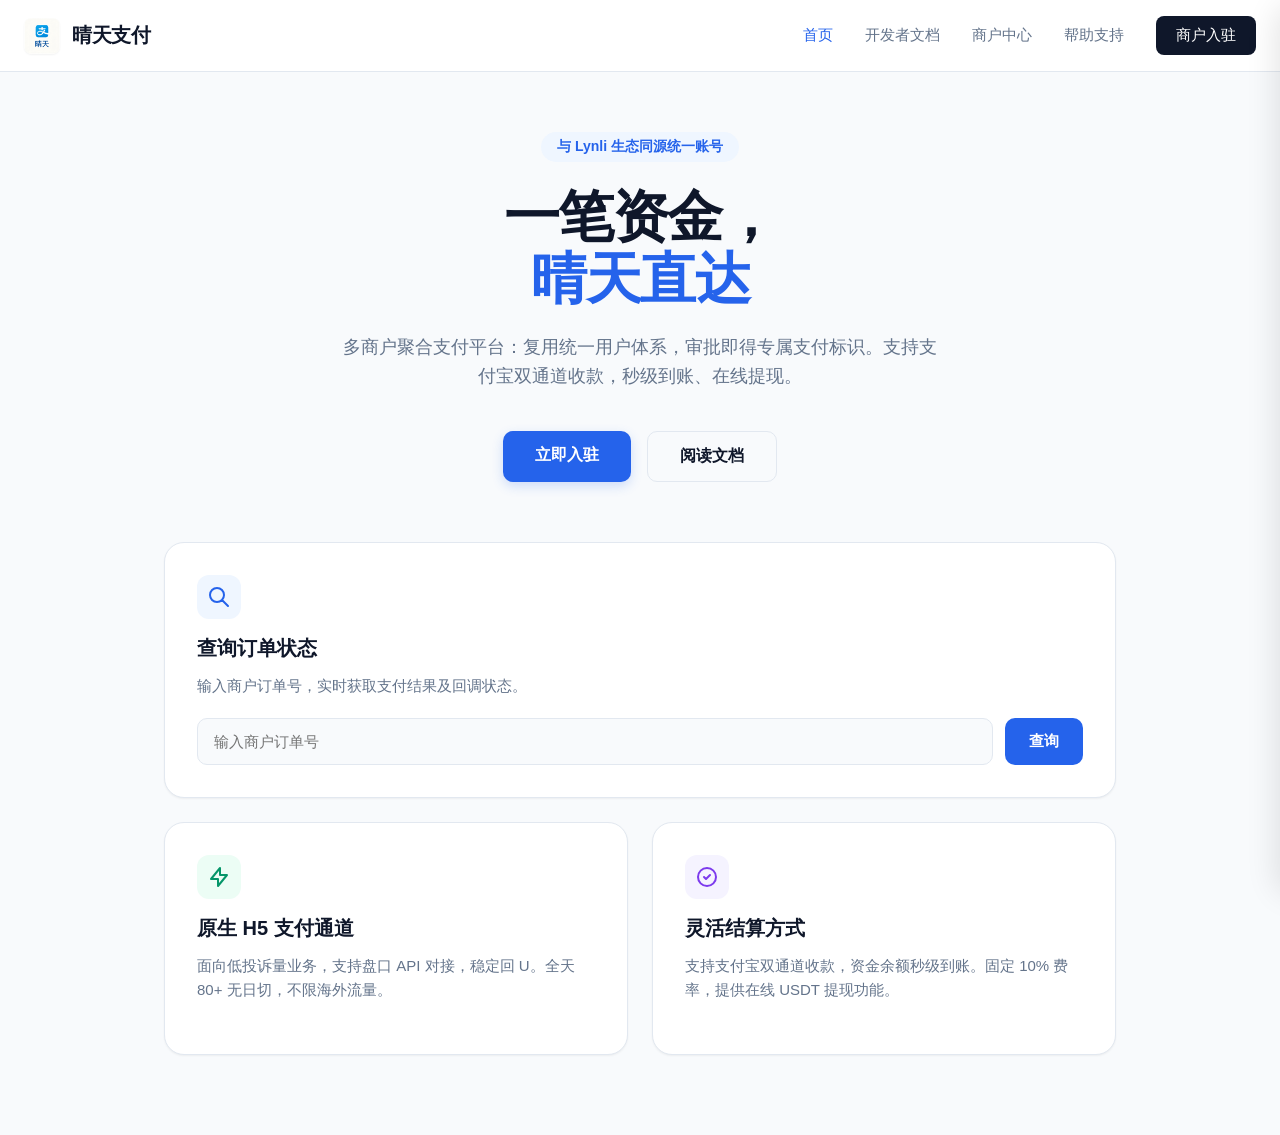
<file: index.html>
<!DOCTYPE html>
<html lang="zh-CN">
<head>
  <meta charset="UTF-8">
  <meta name="viewport" content="width=device-width, initial-scale=1.0, maximum-scale=1.0, user-scalable=no">
  <title>晴天支付 - 多商户聚合支付平台</title>
  <link rel="icon" href="assets/favicon.png">
  <style>
    /* ================= 基础重置与色彩系统 ================= */
    :root {
      --primary: #2563eb;
      --primary-hover: #1d4ed8;
      --primary-light: #eff6ff;
      --bg: #f8fafc;
      --surface: #ffffff;
      --text-main: #0f172a;
      --text-muted: #64748b;
      --border: #e2e8f0;
      --shadow-sm: 0 1px 2px 0 rgb(0 0 0 / 0.05);
      --shadow-md: 0 4px 6px -1px rgb(0 0 0 / 0.05), 0 2px 4px -2px rgb(0 0 0 / 0.05);
      --shadow-lg: 0 10px 15px -3px rgb(0 0 0 / 0.05), 0 4px 6px -4px rgb(0 0 0 / 0.05);
    }
    * { box-sizing: border-box; margin: 0; padding: 0; -webkit-tap-highlight-color: transparent; }
    body { font-family: -apple-system, BlinkMacSystemFont, "Inter", "PingFang SC", sans-serif; background: var(--bg); color: var(--text-main); }
    a { text-decoration: none; color: inherit; }

    /* ================= 顶部导航 ================= */
    .header { 
      display: flex; justify-content: space-between; align-items: center; 
      padding: 16px 24px; background: var(--surface); 
      border-bottom: 1px solid var(--border); position: sticky; top: 0; z-index: 100; 
    }
    .logo { display: flex; align-items: center; gap: 12px; }
    .logo img { width: 36px; height: 36px; border-radius: 8px; box-shadow: var(--shadow-sm); }
    .logo h1 { font-size: 20px; margin: 0; font-weight: 700; letter-spacing: -0.5px; }
    
    .desktop-nav { display: flex; gap: 32px; align-items: center; }
    .desktop-nav a { color: var(--text-muted); font-size: 15px; font-weight: 500; transition: color 0.2s; }
    .desktop-nav a:hover, .desktop-nav a.active { color: var(--primary); }
    .desktop-nav .btn { background: var(--text-main); color: #fff; padding: 10px 20px; border-radius: 8px; transition: background 0.2s; }
    .desktop-nav .btn:hover { background: #000; }

    .hamburger { display: none; font-size: 24px; cursor: pointer; padding: 8px; color: var(--text-main); }

    /* ================= 移动端丝滑抽屉（lyn- 命名空间，零污染） ================= */
    .lyn-mask {
      display: none; position: fixed; inset: 0;
      background: rgba(15, 23, 42, 0.4); backdrop-filter: blur(8px); -webkit-backdrop-filter: blur(8px);
      z-index: 9998; opacity: 0; transition: opacity 0.4s cubic-bezier(0.32, 0.72, 0, 1);
    }
    .lyn-mask.show { display: block; opacity: 1; }
    .lyn-drawer {
      position: fixed; top: 0; bottom: 0; right: 0;
      width: 85%; max-width: 320px; background: var(--surface); z-index: 9999;
      display: flex; flex-direction: column; border-radius: 24px 0 0 24px;
      box-shadow: -10px 0 30px -5px rgba(0, 0, 0, 0.1);
      transform: translateX(100%); will-change: transform;
      transition: transform 0.45s cubic-bezier(0.32, 0.72, 0, 1);
    }
    .lyn-drawer.open { transform: translateX(0); }
    .lyn-drawer-header { display: flex; align-items: center; justify-content: space-between; padding: 24px 20px 16px; }
    .lyn-drawer-x { width: 36px; height: 36px; border-radius: 50%; background: var(--bg); display: flex; align-items: center; justify-content: center; font-size: 18px; color: var(--text-muted); cursor: pointer; border: none; font-family: inherit; }
    .lyn-drawer-logo-area { display: flex; align-items: center; gap: 12px; }
    .lyn-drawer-logo-area img { width: 40px; height: 40px; border-radius: 10px; }
    .lyn-drawer-body { flex: 1; overflow-y: auto; -webkit-overflow-scrolling: touch; padding: 0 16px 24px; }
    .lyn-group { font-size: 12px; color: #94a3b8; margin: 20px 8px 8px; font-weight: 600; letter-spacing: 1px; }
    .lyn-item { display: flex; align-items: center; gap: 8px; padding: 8px; margin-bottom: 8px; font-size: 15px; color: #334155; font-weight: 500; border-radius: 14px; transition: background 0.2s; }
    .lyn-item:active { background: var(--bg); }
    .lyn-ic { width: 36px; height: 36px; border-radius: 10px; display: flex; align-items: center; justify-content: center; flex-shrink: 0; }
    .lyn-ic svg { width: 20px; height: 20px; }
    .lyn-ic-blue { background: #eff6ff; color: #2563eb; }
    .lyn-ic-green { background: #ecfdf5; color: #059669; }
    .lyn-ic-purple { background: #f5f3ff; color: #7c3aed; }
    .lyn-ic-amber { background: #fffbeb; color: #d97706; }
    .lyn-ic-orange { background: #fff7ed; color: #ea580c; }
    body.lyn-locked { overflow: hidden; }

    /* ================= 首页 Hero 区域 ================= */
    .hero { max-width: 1200px; margin: 60px auto; padding: 0 24px; display: flex; flex-direction: column; align-items: center; text-align: center; }
    .hero-badge { background: var(--primary-light); color: var(--primary); padding: 6px 16px; border-radius: 20px; font-size: 14px; font-weight: 600; margin-bottom: 24px; }
    .hero h1 { font-size: 56px; line-height: 1.1; font-weight: 800; margin-bottom: 24px; letter-spacing: -1.5px; }
    .hero h1 span { color: var(--primary); }
    .hero p { font-size: 18px; color: var(--text-muted); max-width: 600px; margin-bottom: 40px; line-height: 1.6; }
    
    .hero-actions { display: flex; gap: 16px; }
    .btn-primary { background: var(--primary); color: #fff; padding: 14px 32px; border-radius: 10px; font-size: 16px; font-weight: 600; box-shadow: 0 4px 12px rgba(37,99,235,0.2); transition: all 0.2s; }
    .btn-primary:hover { background: var(--primary-hover); transform: translateY(-2px); }
    .btn-outline { background: transparent; color: var(--text-main); padding: 14px 32px; border-radius: 10px; font-size: 16px; font-weight: 600; border: 1px solid var(--border); transition: all 0.2s; }
    .btn-outline:hover { background: var(--bg); }

    /* ================= 业务卡片网格 ================= */
    .features { max-width: 1000px; margin: 0 auto 80px; padding: 0 24px; display: grid; grid-template-columns: repeat(2, 1fr); gap: 24px; }
    .card { background: var(--surface); border-radius: 20px; padding: 32px; border: 1px solid var(--border); box-shadow: var(--shadow-sm); transition: box-shadow 0.3s; }
    .card:hover { box-shadow: var(--shadow-md); }
    .card h3 { font-size: 20px; margin-bottom: 12px; display: flex; align-items: center; gap: 10px; }
    .card p { color: var(--text-muted); font-size: 15px; line-height: 1.6; margin-bottom: 20px; }
    
    /* 订单查询框 */
    .search-box { display: flex; gap: 12px; margin-top: 20px; }
    .search-box input { flex: 1; padding: 14px 16px; border: 1px solid var(--border); border-radius: 10px; font-size: 15px; outline: none; background: var(--bg); transition: border 0.2s; }
    .search-box input:focus { border-color: var(--primary); background: #fff; }
    .search-box button { background: var(--primary); color: #fff; border: none; padding: 0 24px; border-radius: 10px; font-size: 15px; font-weight: 600; cursor: pointer; }

    /* 图标背景 */
    .icon-wrapper { width: 44px; height: 44px; border-radius: 12px; display: flex; align-items: center; justify-content: center; margin-bottom: 16px; }
    .icon-blue { background: #eff6ff; color: #2563eb; }
    .icon-green { background: #ecfdf5; color: #059669; }
    .icon-purple { background: #f5f3ff; color: #7c3aed; }

    /* ================= 响应式 ================= */
    @media (max-width: 768px) {
      .desktop-nav { display: none; }
      .hamburger { display: block; }
      .hero { margin: 40px auto; }
      .hero h1 { font-size: 40px; }
      .hero p { font-size: 16px; }
      .features { grid-template-columns: 1fr; }
      .hero-actions { flex-direction: column; width: 100%; max-width: 300px; }
      .btn-primary, .btn-outline { width: 100%; }
    }
  </style>
</head>
<body>

  <!-- 顶部导航 -->
  <div class="header">
    <div class="logo">
      <img src="assets/logo.png" alt="晴天支付">
      <h1>晴天支付</h1>
    </div>
    <div class="desktop-nav">
      <a href="index.html" class="active">首页</a>
      <a href="docs.html">开发者文档</a>
      <a href="merchant.html">商户中心</a>
      <a href="support.html">帮助支持</a>
      <a href="login.html" class="btn">商户入驻</a>
    </div>
    <div class="hamburger" onclick="lynDrawerOpen()">☰</div>
  </div>

  <!-- 抽屉遮罩与主体（lyn- 命名空间） -->
  <div class="lyn-mask" id="lynMask" onclick="lynDrawerClose()"></div>
  <div class="lyn-drawer" id="lynDrawer">
    <div class="lyn-drawer-header">
      <div class="lyn-drawer-logo-area">
        <img src="assets/logo.png" alt="晴天支付">
        <div style="text-align: left;">
          <h2 style="font-size: 18px; margin: 0;">晴天支付</h2>
          <p style="font-size: 12px; color: #888; margin-top: 2px;">聚合支付平台</p>
        </div>
      </div>
      <button class="lyn-drawer-x" onclick="lynDrawerClose()" aria-label="关闭">✕</button>
    </div>
    <div class="lyn-drawer-body">
      <div class="lyn-group">商户工作台</div>
      <a href="merchant.html" class="lyn-item">
        <span class="lyn-ic lyn-ic-blue"><svg fill="none" stroke="currentColor" viewBox="0 0 24 24"><path stroke-linecap="round" stroke-linejoin="round" stroke-width="2" d="M4 6a2 2 0 012-2h2a2 2 0 012 2v2a2 2 0 01-2 2H6a2 2 0 01-2-2V6zM14 6a2 2 0 012-2h2a2 2 0 012 2v2a2 2 0 01-2 2h-2a2 2 0 01-2-2V6zM4 16a2 2 0 012-2h2a2 2 0 012 2v2a2 2 0 01-2 2H6a2 2 0 01-2-2v-2zM14 16a2 2 0 012-2h2a2 2 0 012 2v2a2 2 0 01-2 2h-2a2 2 0 01-2-2v-2z"/></svg></span>
        商户中心</a>
      <a href="javascript:void(0)" class="lyn-item" onclick="lynDrawerClose();lynTestPay()">
        <span class="lyn-ic lyn-ic-amber"><svg fill="none" stroke="currentColor" viewBox="0 0 24 24"><path stroke-linecap="round" stroke-linejoin="round" stroke-width="2" d="M13 2L4 14h6l-1 8 9-12h-6z"/></svg></span>
        发起测试支付</a>
      <div class="lyn-group">交易与资金</div>
      <a href="orders.html" class="lyn-item">
        <span class="lyn-ic lyn-ic-purple"><svg fill="none" stroke="currentColor" viewBox="0 0 24 24"><path stroke-linecap="round" stroke-linejoin="round" stroke-width="2" d="M9 12h6m-6 4h6m2 5H7a2 2 0 01-2-2V5a2 2 0 012-2h5.586a1 1 0 01.707.293l5.414 5.414a1 1 0 01.293.707V19a2 2 0 01-2 2z"/></svg></span>
        交易流水</a>
      <a href="withdraw.html" class="lyn-item">
        <span class="lyn-ic lyn-ic-green"><svg fill="none" stroke="currentColor" viewBox="0 0 24 24"><path stroke-linecap="round" stroke-linejoin="round" stroke-width="2" d="M3 10h18M7 15h1m4 0h1m-7 4h12a3 3 0 003-3V8a3 3 0 00-3-3H6a3 3 0 00-3 3v8a3 3 0 003 3z"/></svg></span>
        提现申请</a>
      <div class="lyn-group">更多</div>
      <a href="index.html" class="lyn-item">
        <span class="lyn-ic lyn-ic-orange"><svg fill="none" stroke="currentColor" viewBox="0 0 24 24"><path stroke-linecap="round" stroke-linejoin="round" stroke-width="2" d="M3 11l9-8 9 8M5 10v10h14V10"/></svg></span>
        首页</a>
      <a href="docs.html" class="lyn-item">
        <span class="lyn-ic lyn-ic-orange"><svg fill="none" stroke="currentColor" viewBox="0 0 24 24"><path stroke-linecap="round" stroke-linejoin="round" stroke-width="2" d="M4 4h13l3 3v13H4zM8 9h8M8 13h8M8 17h5"/></svg></span>
        开发者文档</a>
      <a href="support.html" class="lyn-item">
        <span class="lyn-ic lyn-ic-orange"><svg fill="none" stroke="currentColor" viewBox="0 0 24 24"><path stroke-linecap="round" stroke-linejoin="round" stroke-width="2" d="M8 10h.01M12 10h.01M16 10h.01M21 12a8 8 0 01-11.6 7.1L4 21l1.9-5.4A8 8 0 1121 12z"/></svg></span>
        帮助支持</a>
      <a href="login.html" class="lyn-item" style="color: var(--primary); font-weight: 600;">
        <span class="lyn-ic lyn-ic-blue"><svg fill="none" stroke="currentColor" viewBox="0 0 24 24"><path stroke-linecap="round" stroke-linejoin="round" stroke-width="2" d="M9 8l-4 4 4 4m6-8l4 4-4 4"/></svg></span>
        商户入驻 →</a>
    </div>
  </div>

  <!-- 核心内容 -->
  <main>
    <div class="hero">
      <div class="hero-badge">与 Lynli 生态同源统一账号</div>
      <h1>一笔资金，<br><span>晴天直达</span></h1>
      <p>多商户聚合支付平台：复用统一用户体系，审批即得专属支付标识。支持支付宝双通道收款，秒级到账、在线提现。</p>
      <div class="hero-actions">
        <a href="login.html" class="btn-primary">立即入驻</a>
        <a href="docs.html" class="btn-outline">阅读文档</a>
      </div>
    </div>

    <!-- 功能区块 -->
    <div class="features">
      
      <!-- 查询卡片 -->
      <div class="card" style="grid-column: span 2;">
        <div class="icon-wrapper icon-blue">
          <svg width="24" height="24" fill="none" stroke="currentColor" viewBox="0 0 24 24"><path stroke-linecap="round" stroke-linejoin="round" stroke-width="2" d="M21 21l-6-6m2-5a7 7 0 11-14 0 7 7 0 0114 0z"></path></svg>
        </div>
        <h3>查询订单状态</h3>
        <p>输入商户订单号，实时获取支付结果及回调状态。</p>
        <div class="search-box">
          <input type="text" id="queryOrder" placeholder="输入商户订单号">
          <button onclick="queryOrderNow()">查询</button>
        </div>
      </div>

      <!-- 通道说明 -->
      <div class="card">
        <div class="icon-wrapper icon-green">
          <svg width="24" height="24" fill="none" stroke="currentColor" viewBox="0 0 24 24"><path stroke-linecap="round" stroke-linejoin="round" stroke-width="2" d="M13 10V3L4 14h7v7l9-11h-7z"></path></svg>
        </div>
        <h3>原生 H5 支付通道</h3>
        <p>面向低投诉量业务，支持盘口 API 对接，稳定回 U。全天 80+ 无日切，不限海外流量。</p>
      </div>

      <!-- 结算规则 -->
      <div class="card">
        <div class="icon-wrapper icon-purple">
          <svg width="24" height="24" fill="none" stroke="currentColor" viewBox="0 0 24 24"><path stroke-linecap="round" stroke-linejoin="round" stroke-width="2" d="M9 12l2 2 4-4m6 2a9 9 0 11-18 0 9 9 0 0118 0z"></path></svg>
        </div>
        <h3>灵活结算方式</h3>
        <p>支持支付宝双通道收款，资金余额秒级到账。固定 10% 费率，提供在线 USDT 提现功能。</p>
      </div>

    </div>
  </main>

  <script src="assets/api.js"></script>
  <script>
    // 抽屉动画（lyn- 命名空间）
    function lynDrawerOpen() {
      const mask = document.getElementById('lynMask');
      mask.style.display = 'block';
      void mask.offsetWidth;
      mask.classList.add('show');
      document.getElementById('lynDrawer').classList.add('open');
      document.body.classList.add('lyn-locked');
    }
    function lynDrawerClose() {
      const drawer = document.getElementById('lynDrawer');
      const mask = document.getElementById('lynMask');
      mask.classList.remove('show');
      drawer.classList.remove('open');
      document.body.classList.remove('lyn-locked');
      setTimeout(() => { if (!drawer.classList.contains('open')) mask.style.display = 'none'; }, 400);
    }
    // 真实订单查询：跳收银台（后端 /payplat/cashier/status）
    function queryOrderNow() {
      const v = (document.getElementById('queryOrder').value || '').trim();
      if (!v) { toast('请输入商户订单号', true); return; }
      location.href = 'cashier.html?trade_no=' + encodeURIComponent(v);
    }
    // 兼容汉堡按钮旧调用
    function toggleDrawer(show) { show ? lynDrawerOpen() : lynDrawerClose(); }
  </script>
</body>
</html>
</file>
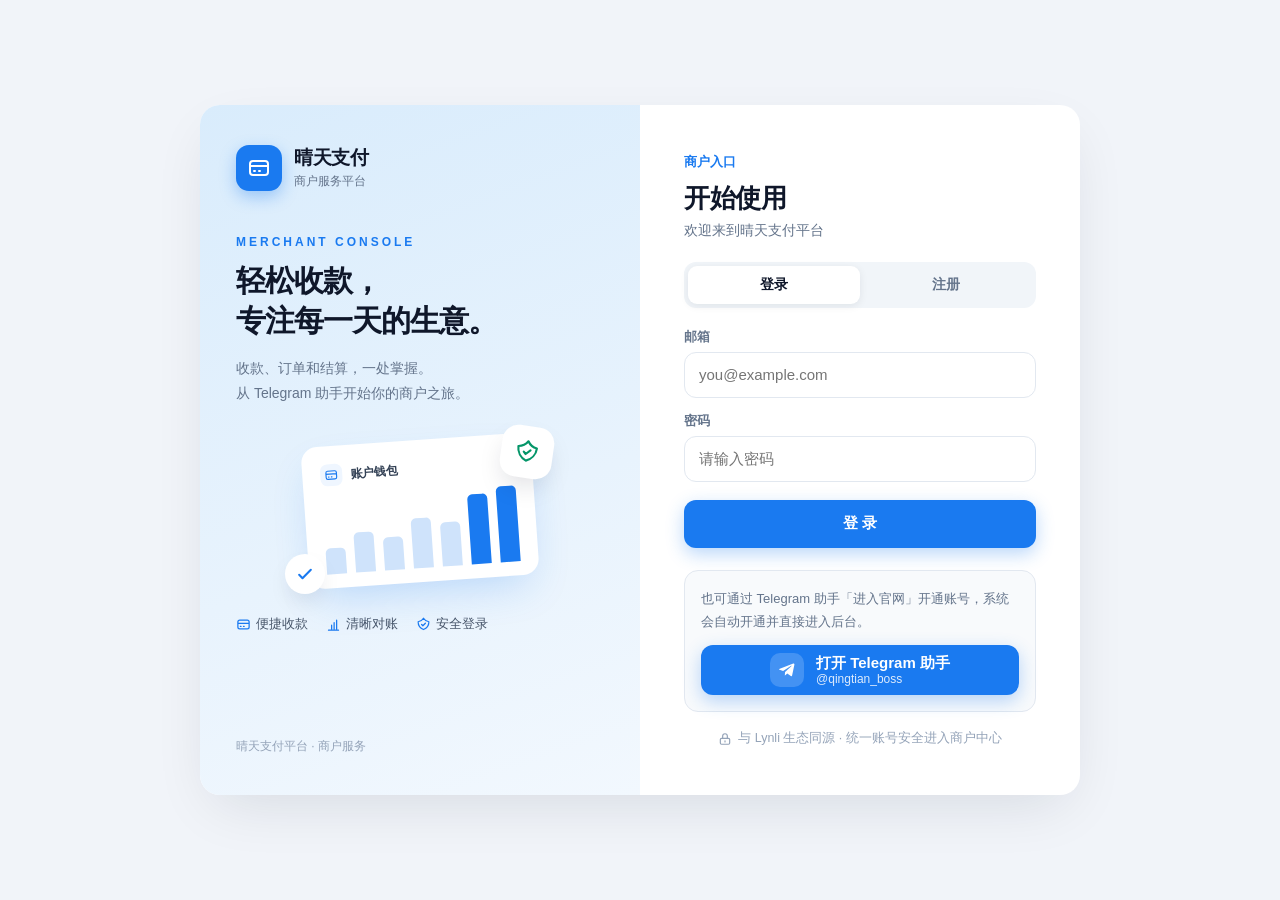
<file: api.html>
<!DOCTYPE html>
<html lang="zh-CN">
<head>
  <meta charset="UTF-8">
  <meta name="viewport" content="width=device-width, initial-scale=1.0, maximum-scale=1.0, user-scalable=no">
  <title>API 信息 - 晴天支付</title>
  <link rel="icon" href="assets/favicon.png">
  <link rel="stylesheet" href="assets/console.css">
  <style>
    .page-head h1 { font-size: 24px; font-weight: 700; margin-bottom: 4px; }
    .page-head p { color: var(--text-muted); font-size: 14px; margin-bottom: 20px; }
    .secret-val.blur { filter: blur(5px); user-select: none; }
    .tip-box { background: #eff6ff; border-radius: 12px; padding: 14px 16px; font-size: 13px; color: #1e40af; line-height: 1.7; margin-bottom: 16px; }
    .tip-box a { color: var(--primary); font-weight: 600; }
  </style>
</head>
<body>

  <aside class="lyn-sidebar">
    <div class="lyn-side-head">
      <img src="assets/logo.png" alt="晴天支付">
      <div><h2>晴天支付</h2><p>商户服务平台</p></div>
    </div>
    <div class="lyn-side-body">
      <div class="lyn-group">商户工作台</div>
      <a href="merchant.html" class="lyn-item"><span class="lyn-ic lyn-ic-blue"><svg fill="none" stroke="currentColor" viewBox="0 0 24 24"><path stroke-linecap="round" stroke-linejoin="round" stroke-width="2" d="M4 6a2 2 0 012-2h2a2 2 0 012 2v2a2 2 0 01-2 2H6a2 2 0 01-2-2V6zM14 6a2 2 0 012-2h2a2 2 0 012 2v2a2 2 0 01-2 2h-2a2 2 0 01-2-2V6zM4 16a2 2 0 012-2h2a2 2 0 012 2v2a2 2 0 01-2 2H6a2 2 0 01-2-2v-2zM14 16a2 2 0 012-2h2a2 2 0 012 2v2a2 2 0 01-2 2h-2a2 2 0 01-2-2v-2z"/></svg></span>数据看板</a>
      <a href="javascript:void(0)" class="lyn-item" onclick="lynTestPay()"><span class="lyn-ic lyn-ic-amber"><svg fill="none" stroke="currentColor" viewBox="0 0 24 24"><path stroke-linecap="round" stroke-linejoin="round" stroke-width="2" d="M13 2L4 14h6l-1 8 9-12h-6z"/></svg></span>发起测试支付</a>
      <a href="api.html" class="lyn-item active"><span class="lyn-ic lyn-ic-blue"><svg fill="none" stroke="currentColor" viewBox="0 0 24 24"><path stroke-linecap="round" stroke-linejoin="round" stroke-width="2" d="M15 7a2 2 0 012 2m3-2a5 5 0 01-7.5 4.3L8 16v3H5v-3H2v-3h3l4.7-4.5A5 5 0 1120 7z"/></svg></span>API 信息</a>
      <div class="lyn-group">交易与资金</div>
      <a href="orders.html" class="lyn-item"><span class="lyn-ic lyn-ic-purple"><svg fill="none" stroke="currentColor" viewBox="0 0 24 24"><path stroke-linecap="round" stroke-linejoin="round" stroke-width="2" d="M9 12h6m-6 4h6m2 5H7a2 2 0 01-2-2V5a2 2 0 012-2h5.586a1 1 0 01.707.293l5.414 5.414a1 1 0 01.293.707V19a2 2 0 01-2 2z"/></svg></span>交易流水</a>
      <a href="withdraw.html" class="lyn-item"><span class="lyn-ic lyn-ic-green"><svg fill="none" stroke="currentColor" viewBox="0 0 24 24"><path stroke-linecap="round" stroke-linejoin="round" stroke-width="2" d="M3 10h18M7 15h1m4 0h1m-7 4h12a3 3 0 003-3V8a3 3 0 00-3-3H6a3 3 0 00-3 3v8a3 3 0 003 3z"/></svg></span>提现申请</a>
      <div class="lyn-group">其他</div>
      <a href="index.html" class="lyn-item"><span class="lyn-ic lyn-ic-orange"><svg fill="none" stroke="currentColor" viewBox="0 0 24 24"><path stroke-linecap="round" stroke-linejoin="round" stroke-width="2" d="M3 11l9-8 9 8M5 10v10h14V10"/></svg></span>返回首页</a>
      <a href="docs.html" class="lyn-item"><span class="lyn-ic lyn-ic-orange"><svg fill="none" stroke="currentColor" viewBox="0 0 24 24"><path stroke-linecap="round" stroke-linejoin="round" stroke-width="2" d="M4 4h13l3 3v13H4zM8 9h8M8 13h8M8 17h5"/></svg></span>开发文档</a>
    </div>
    <div class="lyn-side-foot" id="lynSideFoot"><span>未登录</span></div>
  </aside>

  <div class="mobile-topbar">
    <div class="left">
      <button class="menu-btn" onclick="lynDrawerOpen()" aria-label="打开菜单">☰</button>
      <span>API 信息</span>
    </div>
    <div class="topbar-actions">
      <button class="btn-mini" onclick="lynTestPay()">测试支付</button>
      <button class="btn-exit" onclick="logout()">退出</button>
    </div>
  </div>

  <div class="lyn-mask" id="lynMask" onclick="lynDrawerClose()"></div>

  <div class="lyn-drawer" id="lynDrawer">
    <div class="lyn-drawer-head">
      <div class="lyn-drawer-logo-area">
        <img src="assets/logo.png" alt="晴天支付">
        <div class="lyn-drawer-title"><h2>晴天支付</h2><p>商户服务平台</p></div>
      </div>
      <button class="lyn-drawer-x" onclick="lynDrawerClose()" aria-label="关闭">✕</button>
    </div>
    <div class="lyn-drawer-body">
      <div class="lyn-group">商户工作台</div>
      <a href="merchant.html" class="lyn-item"><span class="lyn-ic lyn-ic-blue"><svg fill="none" stroke="currentColor" viewBox="0 0 24 24"><path stroke-linecap="round" stroke-linejoin="round" stroke-width="2" d="M4 6a2 2 0 012-2h2a2 2 0 012 2v2a2 2 0 01-2 2H6a2 2 0 01-2-2V6zM14 6a2 2 0 012-2h2a2 2 0 012 2v2a2 2 0 01-2 2h-2a2 2 0 01-2-2V6zM4 16a2 2 0 012-2h2a2 2 0 012 2v2a2 2 0 01-2 2H6a2 2 0 01-2-2v-2zM14 16a2 2 0 012-2h2a2 2 0 012 2v2a2 2 0 01-2 2h-2a2 2 0 01-2-2v-2z"/></svg></span>数据看板</a>
      <a href="javascript:void(0)" class="lyn-item" onclick="lynTestPay()"><span class="lyn-ic lyn-ic-amber"><svg fill="none" stroke="currentColor" viewBox="0 0 24 24"><path stroke-linecap="round" stroke-linejoin="round" stroke-width="2" d="M13 2L4 14h6l-1 8 9-12h-6z"/></svg></span>发起测试支付</a>
      <a href="api.html" class="lyn-item active"><span class="lyn-ic lyn-ic-blue"><svg fill="none" stroke="currentColor" viewBox="0 0 24 24"><path stroke-linecap="round" stroke-linejoin="round" stroke-width="2" d="M15 7a2 2 0 012 2m3-2a5 5 0 01-7.5 4.3L8 16v3H5v-3H2v-3h3l4.7-4.5A5 5 0 1120 7z"/></svg></span>API 信息</a>
      <div class="lyn-group">交易与资金</div>
      <a href="orders.html" class="lyn-item"><span class="lyn-ic lyn-ic-purple"><svg fill="none" stroke="currentColor" viewBox="0 0 24 24"><path stroke-linecap="round" stroke-linejoin="round" stroke-width="2" d="M9 12h6m-6 4h6m2 5H7a2 2 0 01-2-2V5a2 2 0 012-2h5.586a1 1 0 01.707.293l5.414 5.414a1 1 0 01.293.707V19a2 2 0 01-2 2z"/></svg></span>交易流水</a>
      <a href="withdraw.html" class="lyn-item"><span class="lyn-ic lyn-ic-green"><svg fill="none" stroke="currentColor" viewBox="0 0 24 24"><path stroke-linecap="round" stroke-linejoin="round" stroke-width="2" d="M3 10h18M7 15h1m4 0h1m-7 4h12a3 3 0 003-3V8a3 3 0 00-3-3H6a3 3 0 00-3 3v8a3 3 0 003 3z"/></svg></span>提现申请</a>
      <div class="lyn-group">其他</div>
      <a href="index.html" class="lyn-item"><span class="lyn-ic lyn-ic-orange"><svg fill="none" stroke="currentColor" viewBox="0 0 24 24"><path stroke-linecap="round" stroke-linejoin="round" stroke-width="2" d="M3 11l9-8 9 8M5 10v10h14V10"/></svg></span>返回首页</a>
      <a href="docs.html" class="lyn-item"><span class="lyn-ic lyn-ic-orange"><svg fill="none" stroke="currentColor" viewBox="0 0 24 24"><path stroke-linecap="round" stroke-linejoin="round" stroke-width="2" d="M4 4h13l3 3v13H4zM8 9h8M8 13h8M8 17h5"/></svg></span>开发文档</a>
    </div>
    <div class="lyn-drawer-foot" id="lynFoot"><span>未登录</span></div>
  </div>

  <div class="console-main">
    <div class="page-head">
      <h1>API 信息</h1>
      <p>接入所需的商户凭证，请妥善保管，切勿泄露给他人</p>
    </div>

    <div class="card">
      <div class="card-title">商户凭证</div>
      <div class="key-row">
        <div style="flex:1">
          <div class="k-label">商户 ID (app_id)</div>
          <div class="k-val" id="k-appid">--</div>
        </div>
        <button class="copy-btn" onclick="copyField('k-appid')">复制</button>
      </div>
      <div class="key-row">
        <div style="flex:1">
          <div class="k-label">MD5 密钥 (app_secret)</div>
          <div class="k-val secret-val" id="k-secret">--</div>
        </div>
        <button class="copy-btn" onclick="toggleSecret()" id="btn-eye">显示</button>
        <button class="copy-btn" onclick="copyField('k-secret')">复制</button>
      </div>
      <div class="key-row">
        <div style="flex:1">
          <div class="k-label">网关地址</div>
          <div class="k-val">https://api.lynli.me/api/v1/payplat/gateway/submit</div>
        </div>
        <button class="copy-btn" onclick="copyText('https://api.lynli.me/api/v1/payplat/gateway/submit')">复制</button>
      </div>
      <div class="key-row">
        <div style="flex:1">
          <div class="k-label">查询地址</div>
          <div class="k-val">https://api.lynli.me/api/v1/payplat/gateway/query</div>
        </div>
        <button class="copy-btn" onclick="copyText('https://api.lynli.me/api/v1/payplat/gateway/query')">复制</button>
      </div>
    </div>

    <div class="card">
      <div class="card-title">站点与回调</div>
      <div id="site-rows"><div class="empty-tip">加载中…</div></div>
    </div>

    <div class="tip-box">
      当前平台使用 <b>MD5 签名</b>：将请求参数按 ASCII 升序拼接为 <b>k=v&amp;</b> 形式（剔除空值与 sign），末尾拼接 app_secret 后取 MD5 即为 sign。完整规则与示例见 <a href="docs.html">开发文档</a>。RSA 公私钥签名通道即将上线，上线后可在本页查看密钥对。
    </div>
  </div>

  <div id="toast"></div>
  <script src="assets/api.js"></script>
  <script>
(function(){
    if (!requireLogin()) return;

    function lynDrawerOpen() {
      document.getElementById('lynDrawer').classList.add('open');
      document.getElementById('lynMask').classList.add('show');
      document.body.classList.add('lyn-locked');
    }
    function lynDrawerClose() {
      document.getElementById('lynDrawer').classList.remove('open');
      document.getElementById('lynMask').classList.remove('show');
      document.body.classList.remove('lyn-locked');
    }

    function copyField(id) {
      const v = document.getElementById(id).textContent;
      if (!v || v === "--") return toast("内容尚未加载", true);
      copyText(v);
    }
    let secretShown = false;
    function toggleSecret() {
      secretShown = !secretShown;
      document.getElementById('k-secret').classList.toggle("blur", !secretShown);
      document.getElementById('btn-eye').textContent = secretShown ? "隐藏" : "显示";
    }

    (async function load() {
      try {
        const info = await apiGet("/payplat/merchant/info");
        const m = info && info.data;
        if (!m) { location.href = "login.html"; return; }
        document.getElementById('k-appid').textContent = m.app_id || "--";
        const sec = document.getElementById('k-secret');
        sec.textContent = m.app_secret || "--";
        sec.classList.add("blur");
        const rows = [
          ["站点名称", m.site_name || "-"],
          ["站点地址", m.site_url || "-"],
          ["异步通知地址 (notify_url)", m.notify_url || "-"],
          ["结算费率", "10%"],
          ["入驻状态", m.status_text || "-"]
        ];
        document.getElementById('site-rows').innerHTML = rows.map(function(r) {
          return "<div class='key-row'><div style='flex:1'><div class='k-label'>" + esc(r[0]) +
            "</div><div class='k-val'>" + esc(r[1]) + "</div></div></div>";
        }).join("");
        const footHtml = "<span>" + esc(m.site_name || ("商户 " + m.id)) + "</span><a href='javascript:void(0)' onclick='logout()'>退出登录</a>";
        document.getElementById('lynFoot').innerHTML = footHtml;
        document.getElementById('lynSideFoot').innerHTML = footHtml;
      } catch (e) { toast(e.message || e, true); }
    })();
window.lynDrawerOpen = lynDrawerOpen; window.lynDrawerClose = lynDrawerClose;
})();
</script>
</body>
</html>
</file>
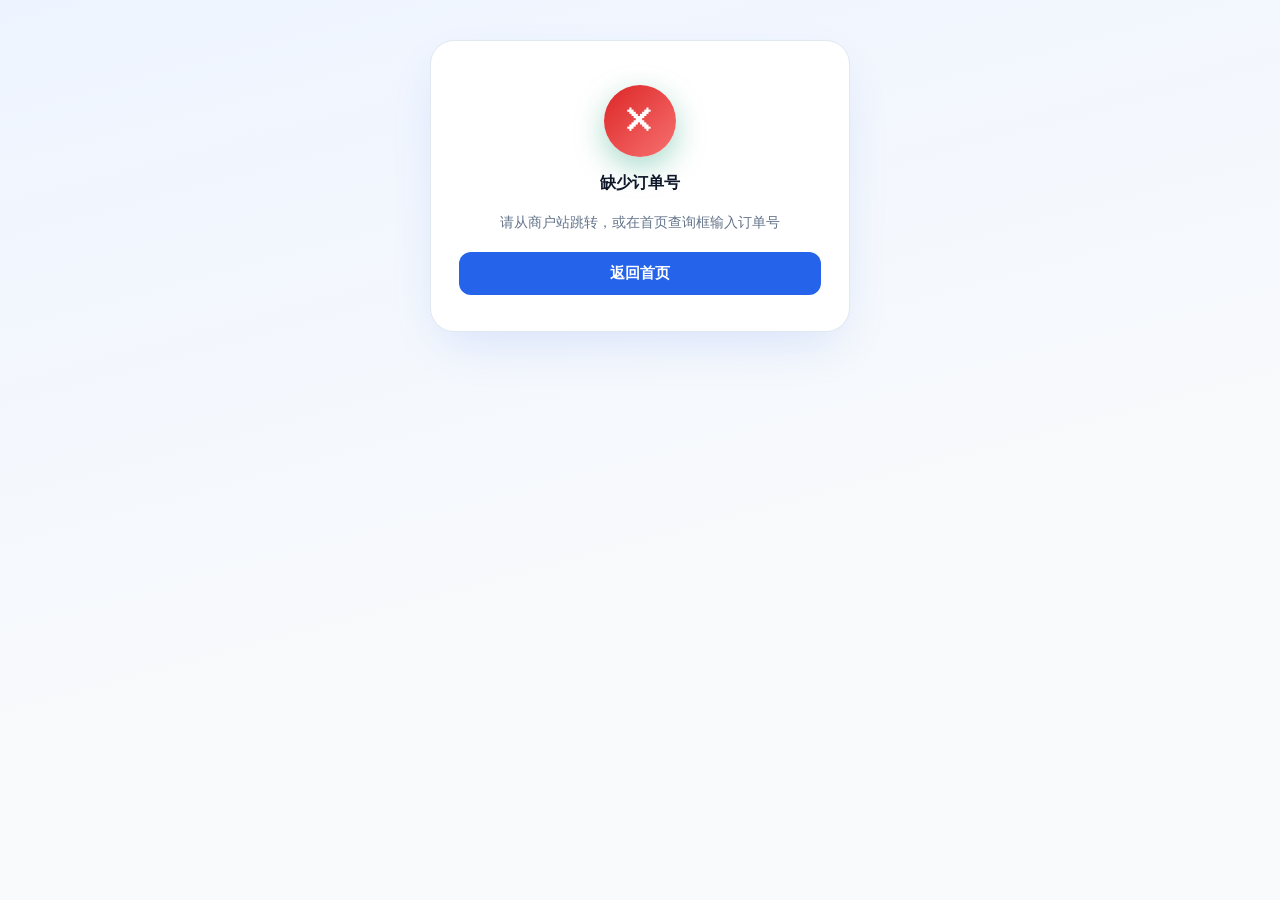
<file: cashier.html>
<!DOCTYPE html>
<html lang="zh-CN">
<head>
  <meta charset="UTF-8">
  <meta name="viewport" content="width=device-width, initial-scale=1.0, maximum-scale=1.0, user-scalable=no">
  <title>收银台 - 晴天支付</title>
  <link rel="icon" href="assets/favicon.png">
  <style>
    :root { --primary: #2563eb; --bg: #f8fafc; --surface: #fff; --text-main: #0f172a; --text-muted: #64748b; --border: #e2e8f0; }
    * { box-sizing: border-box; margin: 0; padding: 0; -webkit-tap-highlight-color: transparent; }
    body { font-family: -apple-system, BlinkMacSystemFont, "Inter", "PingFang SC", sans-serif; background: linear-gradient(165deg, #eef4ff 0%, #f8fafc 60%); color: var(--text-main); min-height: 100vh; }
    .wrap { max-width: 460px; margin: 0 auto; padding: 40px 20px calc(40px + env(safe-area-inset-bottom, 0px)); }
    .cashier { background: var(--surface); border: 1px solid var(--border); border-radius: 24px; padding: 36px 28px; text-align: center; box-shadow: 0 20px 50px -12px rgba(37,99,235,.15); }
    .brand { display: flex; align-items: center; justify-content: center; gap: 10px; margin-bottom: 20px; }
    .brand img { width: 30px; height: 30px; border-radius: 8px; }
    .brand span { font-size: 15px; font-weight: 700; }
    .amt { font-size: 44px; font-weight: 800; color: var(--primary); letter-spacing: -2px; margin: 8px 0 4px; }
    .name { color: var(--text-muted); font-size: 14px; margin-bottom: 24px; word-break: break-all; }
    .qr-box { margin: 0 auto 18px; width: 224px; height: 224px; padding: 12px; background: #fff; border: 1px solid var(--border); border-radius: 16px; box-shadow: 0 8px 24px rgba(37,99,235,.1); }
    .qr-box img { width: 100%; height: 100%; image-rendering: pixelated; }
    .addr-box { display: flex; gap: 8px; align-items: center; background: var(--bg); border: 1px dashed var(--border); border-radius: 12px; padding: 12px; margin: 16px 0; text-align: left; }
    .addr-box code { flex: 1; font-size: 12px; word-break: break-all; color: var(--primary); font-family: "SF Mono", Consolas, monospace; }
    .btn { display: inline-flex; align-items: center; justify-content: center; gap: 8px; cursor: pointer; border: none; border-radius: 12px; font-size: 15px; font-weight: 700; padding: 12px 24px; font-family: inherit; transition: transform .2s; }
    .btn:active { transform: scale(.97); }
    .btn-primary { color: #fff; background: var(--primary); }
    .btn-ghost { color: var(--primary); background: var(--bg); border: 1px solid var(--border); }
    .btn-sm { padding: 8px 14px; font-size: 13px; border-radius: 10px; }
    .pay-state { margin-top: 20px; font-size: 13.5px; color: var(--text-muted); }
    .dot { display: inline-block; width: 8px; height: 8px; border-radius: 50%; background: var(--primary); margin-right: 6px; animation: pulse 1.2s ease-in-out infinite; }
    @keyframes pulse { 50% { opacity: .3; } }
    .success-ic { width: 72px; height: 72px; margin: 8px auto 16px; border-radius: 50%; display: flex; align-items: center; justify-content: center; font-size: 34px; color: #fff; background: linear-gradient(135deg, #059669, #34d399); box-shadow: 0 10px 30px rgba(5,150,105,.35); }
    .err-ic { background: linear-gradient(135deg, #dc2626, #f87171); }
    .empty-tip { color: var(--text-muted); font-size: 14px; padding: 30px 0; }
    .sub-h { font-size: 16px; font-weight: 700; margin-bottom: 12px; }
    .cd-box { margin-top: 18px; display: inline-flex; align-items: center; gap: 6px; background: #fffbeb; color: #b45309; border: 1px solid #fde68a; border-radius: 999px; padding: 8px 16px; font-size: 13px; }
    .cd-box b { font-family: ui-monospace, SFMono-Regular, Menlo, monospace; font-size: 15px; letter-spacing: 1px; }
  </style>
</head>
<body>
  <div class="wrap"><div class="cashier" id="box"><div class="empty-tip">加载中…</div></div></div>
  <div id="toast"></div>
  <script src="assets/api.js"></script>
  <script>
    let pollTimer = null;
    const q = new URLSearchParams(location.search);
    const no = q.get("trade_no") || "";

    function esc2(s) { return String(s == null ? "" : s).replace(/[&<>"']/g, c => ({ "&": "&amp;", "<": "&lt;", ">": "&gt;", '"': "&quot;", "'": "&#39;" }[c])); }

    let cdTimer = null;
    function startCountdown(createdAt, ttl) {
      if (cdTimer) clearInterval(cdTimer);
      const deadline = (createdAt ? createdAt : Math.floor(Date.now() / 1000)) + ttl;
      const el = () => document.getElementById("cd");
      const tick = () => {
        const n = el(); if (!n) { clearInterval(cdTimer); return; }
        const left = Math.max(0, deadline - Math.floor(Date.now() / 1000));
        n.textContent = String(Math.floor(left / 60)).padStart(2, "0") + ":" + String(left % 60).padStart(2, "0");
        if (left <= 0) {
          clearInterval(cdTimer);
          document.getElementById("box").innerHTML =
            '<div class="success-ic err-ic">✕</div><div class="sub-h">订单已超时</div>' +
            '<p class="pay-state">请返回商户站重新发起支付</p>' +
            '<button class="btn btn-primary" style="margin-top:20px;width:100%" onclick="location.href=\'index.html\'">返回首页</button>';
        }
      };
      tick();
      cdTimer = setInterval(tick, 1000);
    }

    async function render(state) {
      const box = document.getElementById("box");
      try {
        const res = await fetch(API_BASE + "/payplat/cashier/status?trade_no=" + encodeURIComponent(no));
        const j = await res.json().catch(() => null);
        const d = j && (j.data || j);
        if (!res.ok || !d || !d.trade_no) {
          box.innerHTML = '<div class="success-ic err-ic">✕</div><div class="sub-h">订单不存在</div><p class="pay-state">请核对订单号：' + esc2(no) + '</p>';
          clearInterval(pollTimer); return;
        }
        if (d.paid || Number(d.status) >= 2) {
          clearInterval(pollTimer);
          box.innerHTML = '<div class="success-ic">✓</div><div class="sub-h">支付成功</div>' +
            '<div class="amt">¥' + money(d.amount) + '</div>' +
            '<p class="name">' + esc2(d.name || "") + ' · 单号 ' + esc2(d.trade_no) + '</p>' +
            '<p class="pay-state">货款已按 90% 自动计入商户余额</p>' +
            '<button class="btn btn-primary" style="margin-top:20px;width:100%" onclick="location.href=\'merchant.html\'">进入商户中心</button>';
          return;
        }
        let payPart;
        if (d.method === "usdt") {
          payPart = '<div class="sub-h">TRC20 · USDT 转账</div>' +
            '<div class="addr-box"><code id="usdt-addr">' + (d.address ? esc2(d.address) + '（' + esc2(d.network || "TRC20") + '）' : '正在获取收款地址…') + '</code>' +
            (d.address ? '<button class="btn btn-ghost btn-sm" onclick="copyText(document.getElementById(\'usdt-addr\').textContent)">复制</button>' : '') + '</div>' +
            '<p class="pay-state">请向以上地址转账对应金额，链上确认后自动到账</p>';
        } else {
          payPart = '<div class="sub-h">支付宝扫码支付</div>' +
            '<div class="qr-box">' + (d.payurl || d.qrcode ? '<img id="alipay-qr" alt="支付宝收款码">' : '<div class="empty-tip">等待生成…</div>') + '</div>' +
            (d.payurl ? '<button class="btn btn-ghost btn-sm" onclick="copyText(\'' + esc2(d.payurl) + '\')">复制支付链接</button>' : '') +
            '<p class="pay-state">请使用支付宝 App 扫一扫完成支付</p>';
        }
        box.innerHTML = '<div class="brand"><img src="assets/logo.png" alt=""><span>晴天收银台</span></div>' +
          '<div class="amt">¥' + money(d.amount) + '</div>' +
          '<p class="name">' + esc2(d.name || "") + ' · 单号 ' + esc2(d.trade_no) + '</p>' + payPart +
          '<div class="cd-box">订单有效期剩余 <b id="cd">--:--</b></div>' +
          '<p class="pay-state"><span class="dot"></span>等待支付确认，每 3 秒自动刷新</p>';
        if (d.method !== "usdt" && d.payurl) {
          document.getElementById("alipay-qr").src = "https://api.qrserver.com/v1/create-qr-code/?size=220x220&data=" + encodeURIComponent(d.payurl);
        }
        startCountdown(Number(d.created_at) || 0, 15 * 60);
      } catch (e) {
        box.innerHTML = '<div class="success-ic err-ic">✕</div><div class="sub-h">加载失败</div><p class="pay-state">' + esc2(String(e.message || e).slice(0, 100)) + '</p>';
      }
    }
    if (!no) {
      document.getElementById("box").innerHTML = '<div class="success-ic err-ic">✕</div><div class="sub-h">缺少订单号</div><p class="pay-state">请从商户站跳转，或在首页查询框输入订单号</p><button class="btn btn-primary" style="margin-top:20px;width:100%" onclick="location.href=\'index.html\'">返回首页</button>';
    } else {
      render();
      pollTimer = setInterval(async () => {
        try {
          const res = await fetch(API_BASE + "/payplat/cashier/status?trade_no=" + encodeURIComponent(no));
          const j = await res.json().catch(() => null);
          const d = j && (j.data || j);
          if (d && (d.paid || Number(d.status) >= 2)) { toast("支付成功！"); render(d); }
        } catch (e) { /* 静默重试 */ }
      }, 3000);
    }
  </script>
</body>
</html>
</file>
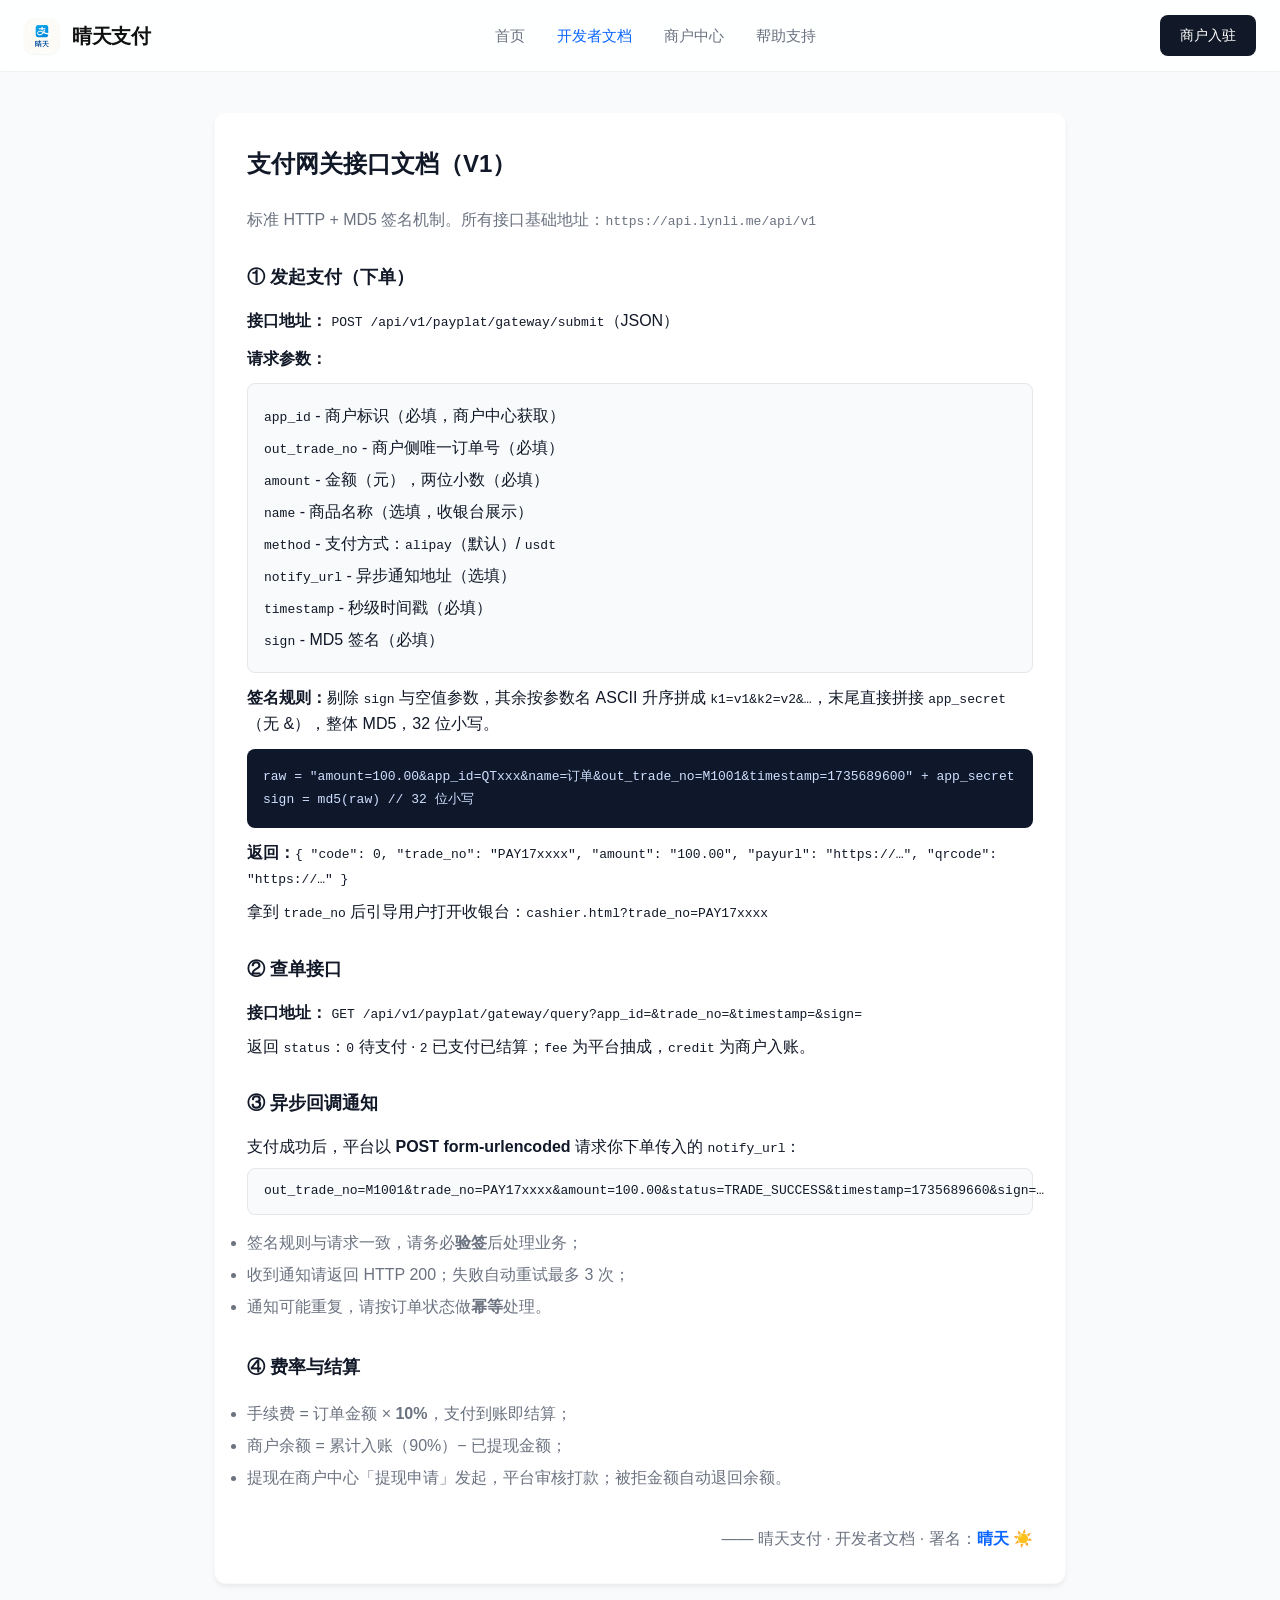
<file: docs.html>
<!DOCTYPE html>
<html lang="zh-CN">
<head>
  <meta charset="UTF-8"><meta name="viewport" content="width=device-width, initial-scale=1.0">
  <title>开发者文档 - 晴天支付</title>
  <link rel="icon" href="assets/favicon.png"><link rel="stylesheet" href="assets/style.css">
</head>
<body>
  <div class="header">
    <div class="logo"><img src="assets/logo.png" alt="晴天支付"><div class="logo-text"><h1>晴天支付</h1></div></div>
    <div class="nav-links" id="navLinks"><a href="index.html">首页</a><a href="docs.html" class="active">开发者文档</a><a href="merchant.html">商户中心</a><a href="support.html">帮助支持</a></div>
    <a href="login.html" class="btn-header">商户入驻</a>
    <div class="menu-toggle" onclick="document.getElementById('navLinks').classList.toggle('mobile-show')">☰</div>
  </div>
  <main style="max-width: 900px; margin: 40px auto; padding: 0 24px;">
    <div class="card">
      <h2 style="margin-bottom: 24px; font-size: 24px;">支付网关接口文档（V1）</h2>
      <p style="color: var(--text-muted); margin-bottom: 20px;">标准 HTTP + MD5 签名机制。所有接口基础地址：<code>https://api.lynli.me/api/v1</code></p>

      <h3 style="margin: 30px 0 16px; font-size: 18px;">① 发起支付（下单）</h3>
      <p><strong>接口地址：</strong> <code>POST /api/v1/payplat/gateway/submit</code>（JSON）</p>
      <p style="margin-top: 12px;"><strong>请求参数：</strong></p>
      <div style="background: #f8fafc; border: 1px solid var(--border-color); border-radius: 8px; padding: 16px; margin-top: 12px;">
        <ul style="list-style: none; line-height: 2;">
          <li><code>app_id</code> - 商户标识（必填，商户中心获取）</li>
          <li><code>out_trade_no</code> - 商户侧唯一订单号（必填）</li>
          <li><code>amount</code> - 金额（元），两位小数（必填）</li>
          <li><code>name</code> - 商品名称（选填，收银台展示）</li>
          <li><code>method</code> - 支付方式：<code>alipay</code>（默认）/ <code>usdt</code></li>
          <li><code>notify_url</code> - 异步通知地址（选填）</li>
          <li><code>timestamp</code> - 秒级时间戳（必填）</li>
          <li><code>sign</code> - MD5 签名（必填）</li>
        </ul>
      </div>
      <p style="margin-top: 12px;"><strong>签名规则：</strong>剔除 <code>sign</code> 与空值参数，其余按参数名 ASCII 升序拼成 <code>k1=v1&amp;k2=v2&amp;…</code>，末尾直接拼接 <code>app_secret</code>（无 &amp;），整体 MD5，32 位小写。</p>
      <div style="background: #0f172a; color: #cfe0ff; border-radius: 8px; padding: 16px; margin-top: 12px; font-family: monospace; font-size: 13px; line-height: 1.8; overflow-x: auto;">
raw = "amount=100.00&amp;app_id=QTxxx&amp;name=订单&amp;out_trade_no=M1001&amp;timestamp=1735689600" + app_secret<br>sign = md5(raw)  // 32 位小写
      </div>
      <p style="margin-top: 12px;"><strong>返回：</strong><code>{ "code": 0, "trade_no": "PAY17xxxx", "amount": "100.00", "payurl": "https://…", "qrcode": "https://…" }</code></p>
      <p style="margin-top: 8px;">拿到 <code>trade_no</code> 后引导用户打开收银台：<code>cashier.html?trade_no=PAY17xxxx</code></p>

      <h3 style="margin: 30px 0 16px; font-size: 18px;">② 查单接口</h3>
      <p><strong>接口地址：</strong> <code>GET /api/v1/payplat/gateway/query?app_id=&amp;trade_no=&amp;timestamp=&amp;sign=</code></p>
      <p style="margin-top: 8px;">返回 <code>status</code>：<code>0</code> 待支付 · <code>2</code> 已支付已结算；<code>fee</code> 为平台抽成，<code>credit</code> 为商户入账。</p>

      <h3 style="margin: 30px 0 16px; font-size: 18px;">③ 异步回调通知</h3>
      <p>支付成功后，平台以 <strong>POST form-urlencoded</strong> 请求你下单传入的 <code>notify_url</code>：</p>
      <div style="background: #f8fafc; border: 1px solid var(--border-color); border-radius: 8px; padding: 12px 16px; margin-top: 8px; font-family: monospace; font-size: 13px;">
out_trade_no=M1001&amp;trade_no=PAY17xxxx&amp;amount=100.00&amp;status=TRADE_SUCCESS&amp;timestamp=1735689660&amp;sign=…
      </div>
      <ul style="line-height: 2; color: var(--text-muted); margin-top: 12px;">
        <li>签名规则与请求一致，请务必<strong>验签</strong>后处理业务；</li>
        <li>收到通知请返回 HTTP 200；失败自动重试最多 3 次；</li>
        <li>通知可能重复，请按订单状态做<strong>幂等</strong>处理。</li>
      </ul>

      <h3 style="margin: 30px 0 16px; font-size: 18px;">④ 费率与结算</h3>
      <ul style="line-height: 2; color: var(--text-muted);">
        <li>手续费 = 订单金额 × <strong>10%</strong>，支付到账即结算；</li>
        <li>商户余额 = 累计入账（90%）− 已提现金额；</li>
        <li>提现在商户中心「提现申请」发起，平台审核打款；被拒金额自动退回余额。</li>
      </ul>
      <p style="margin-top: 32px; text-align: right; color: var(--text-muted);">—— 晴天支付 · 开发者文档 · 署名：<strong style="color: var(--primary)">晴天</strong> ☀️</p>
    </div>
  </main>
  <script src="assets/api.js"></script>
</body>
</html>
</file>
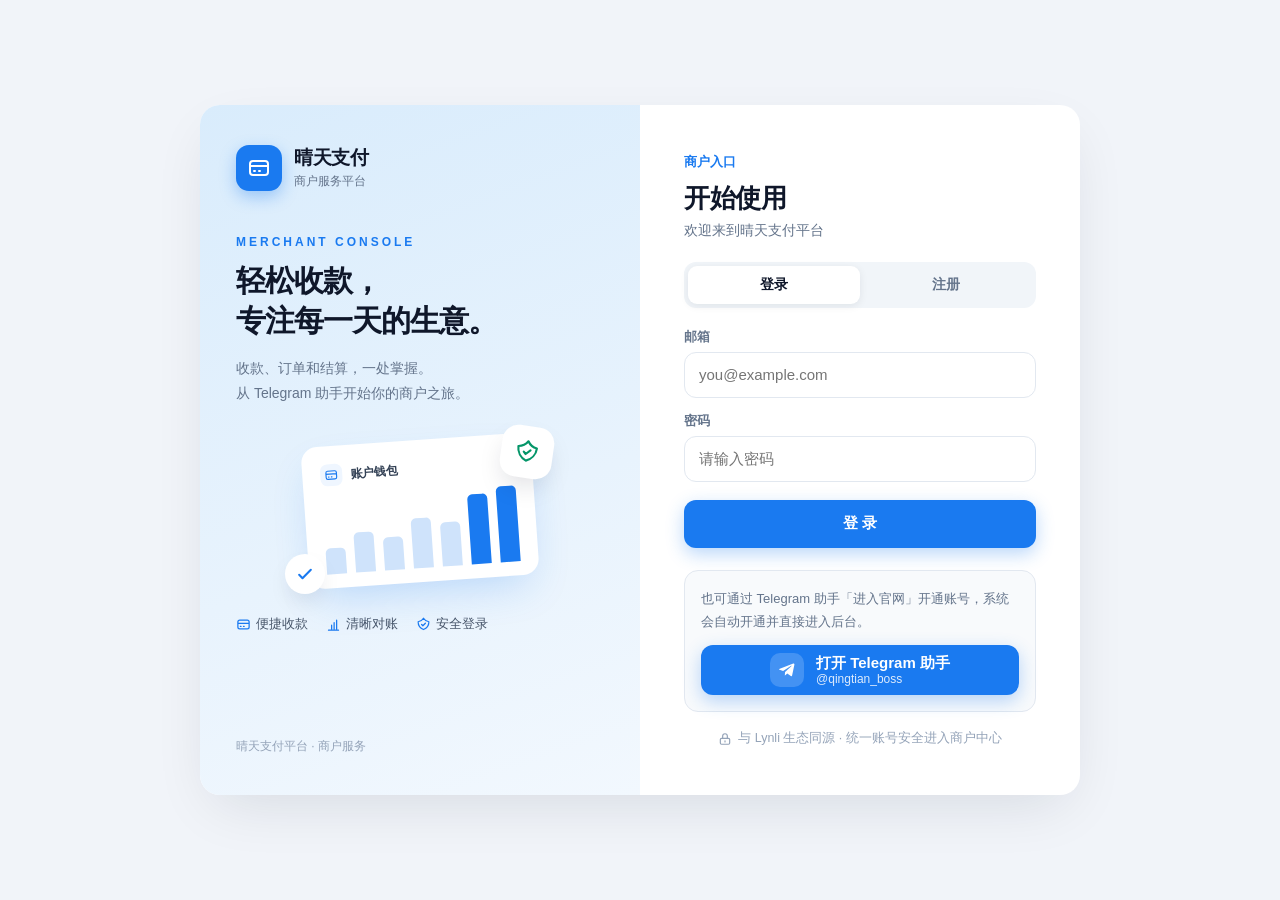
<file: login.html>
<!DOCTYPE html>
<html lang="zh-CN">
<head>
  <meta charset="UTF-8">
  <meta name="viewport" content="width=device-width, initial-scale=1.0">
  <title>商户入口 - 晴天支付平台</title>
  <link rel="icon" href="assets/favicon.png">
  <style>
    :root {
      --primary: #1a7af0; --primary-deep: #1266d2;
      --text-main: #0f172a; --text-muted: #64748b; --border: #e2e8f0;
    }
    * { box-sizing: border-box; margin: 0; padding: 0; -webkit-tap-highlight-color: transparent; }
    body {
      font-family: -apple-system, BlinkMacSystemFont, "Inter", "PingFang SC", sans-serif;
      background: #f1f4f9; color: var(--text-main);
      min-height: 100vh; display: flex; align-items: center; justify-content: center; padding: 20px;
    }
    a { text-decoration: none; color: inherit; }

    .shell {
      width: 100%; max-width: 880px; background: #fff; border-radius: 20px; overflow: hidden;
      box-shadow: 0 20px 60px -15px rgba(15, 23, 42, 0.12);
      display: grid; grid-template-columns: 1fr 1fr;
    }

    /* ---------- 左栏品牌区（浅蓝渐变） ---------- */
    .brand {
      background: linear-gradient(160deg, #d9ecfc 0%, #e8f3fd 60%, #f2f8fe 100%);
      padding: 40px 36px; display: flex; flex-direction: column;
    }
    .brand-logo { display: flex; align-items: center; gap: 12px; margin-bottom: 44px; }
    .brand-logo .lg {
      width: 46px; height: 46px; border-radius: 13px; background: var(--primary);
      display: flex; align-items: center; justify-content: center; box-shadow: 0 6px 16px rgba(26,122,240,0.35);
    }
    .brand-logo .lg svg { width: 24px; height: 24px; color: #fff; }
    .brand-logo h1 { font-size: 19px; font-weight: 700; letter-spacing: -0.3px; }
    .brand-logo p { font-size: 12px; color: var(--text-muted); margin-top: 2px; }
    .brand-eyebrow { font-size: 12px; font-weight: 700; letter-spacing: 3px; color: var(--primary); margin-bottom: 12px; }
    .brand-title { font-size: 30px; font-weight: 800; line-height: 1.35; letter-spacing: -1px; margin-bottom: 14px; }
    .brand-sub { font-size: 14px; color: var(--text-muted); line-height: 1.8; margin-bottom: 34px; }

    /* CSS 图表插画（钱包卡片插画） */
    .illus { position: relative; margin: 0 auto 34px; width: 230px; }
    .illus-card {
      background: #fff; border-radius: 16px; padding: 18px 18px 14px;
      box-shadow: 0 18px 40px -12px rgba(26,122,240,0.25); transform: rotate(-4deg);
    }
    .illus-card .ic-head { display: flex; align-items: center; gap: 8px; font-size: 12px; font-weight: 600; color: #334155; margin-bottom: 12px; }
    .illus-card .ic-head i { width: 22px; height: 22px; border-radius: 7px; background: #eff6ff; color: var(--primary); display: flex; align-items: center; justify-content: center; font-style: normal; }
    .illus-card .ic-head i svg { width: 14px; height: 14px; }
    .illus-bars { display: flex; align-items: flex-end; gap: 9px; height: 76px; }
    .illus-bars i { flex: 1; border-radius: 5px 5px 0 0; background: #cfe3fb; }
    .illus-bars i.hot { background: var(--primary); }
    .illus-badge {
      position: absolute; top: -14px; right: -18px; width: 52px; height: 52px; border-radius: 16px;
      background: #fff; box-shadow: 0 12px 28px -8px rgba(15,23,42,0.18);
      display: flex; align-items: center; justify-content: center; transform: rotate(8deg);
    }
    .illus-badge svg { width: 26px; height: 26px; color: #059669; }
    .illus-check {
      position: absolute; bottom: -12px; left: -20px; width: 40px; height: 40px; border-radius: 50%;
      background: #fff; box-shadow: 0 10px 24px -8px rgba(15,23,42,0.18);
      display: flex; align-items: center; justify-content: center;
    }
    .illus-check svg { width: 20px; height: 20px; color: var(--primary); }

    .brand-feats { display: flex; gap: 18px; font-size: 12.5px; color: #475569; font-weight: 500; }
    .brand-feats span { display: flex; align-items: center; gap: 5px; }
    .brand-feats svg { width: 15px; height: 15px; color: var(--primary); }
    .brand-foot { margin-top: auto; padding-top: 28px; font-size: 12px; color: #94a3b8; }

    /* ---------- 右栏入口区 ---------- */
    .entry { padding: 48px 44px; display: flex; flex-direction: column; justify-content: center; }
    .entry-eyebrow { font-size: 13px; font-weight: 700; color: var(--primary); margin-bottom: 10px; }
    .entry h2 { font-size: 26px; font-weight: 800; letter-spacing: -0.5px; margin-bottom: 6px; }
    .entry .welcome { font-size: 14px; color: var(--text-muted); margin-bottom: 22px; }

    .tabs { display: flex; background: #f1f5f9; border-radius: 12px; padding: 4px; margin-bottom: 20px; }
    .tabs button {
      flex: 1; height: 38px; border: none; border-radius: 9px; background: transparent;
      font-size: 14px; font-weight: 600; color: var(--text-muted); cursor: pointer; font-family: inherit;
      transition: all 0.25s cubic-bezier(0.32, 0.72, 0, 1);
    }
    .tabs button.on { background: #fff; color: var(--text-main); box-shadow: 0 2px 8px rgba(15,23,42,0.08); }

    .pane { display: none; }
    .pane.on { display: block; }
    .fld { margin-bottom: 14px; }
    .fld label { display: block; font-size: 13px; color: var(--text-muted); font-weight: 600; margin-bottom: 6px; }
    .fld input {
      width: 100%; height: 46px; border: 1px solid var(--border); border-radius: 12px;
      padding: 0 14px; font-size: 15px; font-family: inherit; outline: none; background: #fff; color: var(--text-main);
      transition: border 0.2s, box-shadow 0.2s;
    }
    .fld input:focus { border-color: var(--primary); box-shadow: 0 0 0 3px rgba(26,122,240,0.12); }
    .code-row { display: flex; gap: 10px; }
    .code-row input { flex: 1; }
    .code-btn {
      flex-shrink: 0; border: 1px solid var(--primary); background: #eff6ff; color: var(--primary);
      border-radius: 12px; padding: 0 16px; font-size: 13px; font-weight: 600; cursor: pointer; font-family: inherit;
    }
    .code-btn[disabled] { opacity: 0.55; pointer-events: none; }
    .btn-pri {
      width: 100%; height: 48px; border: none; border-radius: 12px; background: var(--primary);
      color: #fff; font-size: 15px; font-weight: 700; cursor: pointer; font-family: inherit;
      transition: transform 0.15s, background 0.2s; box-shadow: 0 6px 18px rgba(26,122,240,0.3); margin-top: 4px;
    }
    .btn-pri:hover { background: var(--primary-deep); }
    .btn-pri:active { transform: scale(0.98); }
    .btn-pri[disabled] { opacity: 0.55; pointer-events: none; }

    .tg-box {
      margin-top: 22px; background: #f8fafc; border: 1px solid var(--border); border-radius: 14px; padding: 16px;
      font-size: 13px; color: var(--text-muted); line-height: 1.8;
    }
    .btn-tg {
      margin-top: 12px; width: 100%; height: 50px; border: none; border-radius: 12px;
      background: var(--primary); color: #fff; font-size: 15px; font-weight: 700; cursor: pointer;
      display: flex; align-items: center; justify-content: center; gap: 12px; font-family: inherit;
      box-shadow: 0 6px 18px rgba(26,122,240,0.3);
    }
    .btn-tg .tg-ic { width: 34px; height: 34px; border-radius: 10px; background: rgba(255,255,255,0.18); display: flex; align-items: center; justify-content: center; flex-shrink: 0; }
    .btn-tg .tg-ic svg { width: 18px; height: 18px; }
    .btn-tg .txt { text-align: left; line-height: 1.3; }
    .btn-tg .txt small { display: block; font-size: 12px; font-weight: 500; opacity: 0.85; }
    .safe-tip { display: flex; align-items: center; justify-content: center; gap: 6px; margin-top: 18px; font-size: 12.5px; color: #94a3b8; }
    .safe-tip svg { width: 14px; height: 14px; }

    #toast {
      position: fixed; left: 50%; bottom: 40px; transform: translateX(-50%) translateY(20px);
      background: #0f172a; color: #fff; padding: 12px 20px; border-radius: 12px;
      font-size: 14px; opacity: 0; pointer-events: none; transition: all 0.3s cubic-bezier(0.32, 0.72, 0, 1); z-index: 100;
    }
    #toast.show { opacity: 1; transform: translateX(-50%) translateY(0); }
    #toast.err { background: #dc2626; }

    /* ---------- 移动端：单栏卡片 ---------- */
    @media (max-width: 767px) {
      body { padding: 0; align-items: stretch; background: linear-gradient(165deg, #d9ecfc 0%, #eaf4fd 34%, #f1f4f9 34.2%); }
      .shell { grid-template-columns: 1fr; max-width: 420px; border-radius: 20px; margin: 24px 0; }
      .brand { padding: 28px 24px 24px; }
      .brand-logo { margin-bottom: 24px; }
      .brand-eyebrow, .illus, .brand-foot { display: none; }
      .brand-title { font-size: 24px; margin-bottom: 8px; }
      .brand-sub { margin-bottom: 0; }
      .entry { padding: 28px 24px 32px; }
    }
    @media (prefers-reduced-motion: reduce) { * { transition: none !important; } }
  </style>
</head>
<body>
  <div class="shell">

    <!-- 左栏品牌区 -->
    <div class="brand">
      <div class="brand-logo">
        <span class="lg"><svg fill="none" stroke="currentColor" stroke-width="2" viewBox="0 0 24 24"><path stroke-linecap="round" stroke-linejoin="round" d="M3 10h18M7 15h1m4 0h1m-7 4h12a3 3 0 003-3V8a3 3 0 00-3-3H6a3 3 0 00-3 3v8a3 3 0 003 3z"/></svg></span>
        <div><h1>晴天支付</h1><p>商户服务平台</p></div>
      </div>
      <div class="brand-eyebrow">MERCHANT CONSOLE</div>
      <div class="brand-title">轻松收款，<br>专注每一天的生意。</div>
      <p class="brand-sub">收款、订单和结算，一处掌握。<br>从 Telegram 助手开始你的商户之旅。</p>
      <div class="illus">
        <div class="illus-card">
          <div class="ic-head"><i><svg fill="none" stroke="currentColor" stroke-width="2" viewBox="0 0 24 24"><path stroke-linecap="round" stroke-linejoin="round" d="M3 10h18M7 15h1m4 0h1m-7 4h12a3 3 0 003-3V8a3 3 0 00-3-3H6a3 3 0 00-3 3v8a3 3 0 003 3z"/></svg></i>账户钱包</div>
          <div class="illus-bars">
            <i style="height:34%"></i><i style="height:52%"></i><i style="height:44%"></i>
            <i style="height:66%"></i><i style="height:58%"></i><i class="hot" style="height:92%"></i><i class="hot" style="height:100%"></i>
          </div>
        </div>
        <div class="illus-badge"><svg fill="none" stroke="currentColor" stroke-width="2" viewBox="0 0 24 24"><path stroke-linecap="round" stroke-linejoin="round" d="M9 12l2 2 4-4m5.6-2.4A11.9 11.9 0 0112 2 11.9 11.9 0 013.4 7.6c0 5.6 3.6 10.4 8.6 12.4 5-2 8.6-6.8 8.6-12.4z"/></svg></div>
        <div class="illus-check"><svg fill="none" stroke="currentColor" stroke-width="2.5" viewBox="0 0 24 24"><path stroke-linecap="round" stroke-linejoin="round" d="M5 13l4 4L19 7"/></svg></div>
      </div>
      <div class="brand-feats">
        <span><svg fill="none" stroke="currentColor" stroke-width="2" viewBox="0 0 24 24"><path stroke-linecap="round" stroke-linejoin="round" d="M3 10h18M7 15h1m4 0h1m-7 4h12a3 3 0 003-3V8a3 3 0 00-3-3H6a3 3 0 00-3 3v8a3 3 0 003 3z"/></svg>便捷收款</span>
        <span><svg fill="none" stroke="currentColor" stroke-width="2" viewBox="0 0 24 24"><path stroke-linecap="round" stroke-linejoin="round" d="M9 19v-6m4 6V9m4 10V5M4 21h16"/></svg>清晰对账</span>
        <span><svg fill="none" stroke="currentColor" stroke-width="2" viewBox="0 0 24 24"><path stroke-linecap="round" stroke-linejoin="round" d="M9 12l2 2 4-4m5.6-2.4A11.9 11.9 0 0112 2 11.9 11.9 0 013.4 7.6c0 5.6 3.6 10.4 8.6 12.4 5-2 8.6-6.8 8.6-12.4z"/></svg>安全登录</span>
      </div>
      <div class="brand-foot">晴天支付平台 · 商户服务</div>
    </div>

    <!-- 右栏入口区 -->
    <div class="entry">
      <div class="entry-eyebrow">商户入口</div>
      <h2>开始使用</h2>
      <p class="welcome">欢迎来到晴天支付平台</p>

      <div class="tabs">
        <button id="tab-login" class="on" onclick="switchTab('login')" type="button">登录</button>
        <button id="tab-reg" onclick="switchTab('reg')" type="button">注册</button>
      </div>

      <!-- 登录 -->
      <form class="pane on" id="pane-login" onsubmit="return doLogin(event)">
        <div class="fld"><label>邮箱</label><input id="li-email" type="email" required placeholder="you@example.com" autocomplete="email"></div>
        <div class="fld"><label>密码</label><input id="li-pw" type="password" required minlength="6" placeholder="请输入密码" autocomplete="current-password"></div>
        <button class="btn-pri" id="li-btn" type="submit">登 录</button>
      </form>

      <!-- 注册 -->
      <form class="pane" id="pane-reg" onsubmit="return doReg(event)">
        <div class="fld"><label>邮箱</label><input id="rg-email" type="email" required placeholder="you@example.com" autocomplete="email"></div>
        <div class="fld"><label>邮箱验证码</label>
          <div class="code-row">
            <input id="rg-code" type="text" required maxlength="6" inputmode="numeric" placeholder="6 位数字验证码">
            <button class="code-btn" id="rg-send" type="button" onclick="sendCode()">发送验证码</button>
          </div>
        </div>
        <div class="fld"><label>设置密码</label><input id="rg-pw" type="password" required minlength="6" placeholder="至少 6 位" autocomplete="new-password"></div>
        <button class="btn-pri" id="rg-btn" type="submit">注 册</button>
      </form>

      <div class="tg-box">
        也可通过 Telegram 助手「进入官网」开通账号，系统会自动开通并直接进入后台。
        <button class="btn-tg" type="button" onclick="location.href='https://t.me/qingtian_boss'">
          <span class="tg-ic"><svg fill="currentColor" viewBox="0 0 24 24"><path d="M21.9 4.6l-3.1 14.7c-.2 1-.9 1.3-1.7.8l-4.7-3.5-2.3 2.2c-.3.3-.5.5-1 .5l.3-4.8 8.7-7.9c.4-.3-.1-.5-.6-.2L6.8 13.2l-4.6-1.4c-1-.3-1-1 .2-1.5l18-6.9c.8-.3 1.5.2 1.5 1.2z"/></svg></span>
          <span class="txt">打开 Telegram 助手<small>@qingtian_boss</small></span>
        </button>
      </div>
      <div class="safe-tip"><svg fill="none" stroke="currentColor" stroke-width="2" viewBox="0 0 24 24"><path stroke-linecap="round" stroke-linejoin="round" d="M12 15v2m-6 4h12a2 2 0 002-2v-6a2 2 0 00-2-2H6a2 2 0 00-2 2v6a2 2 0 002 2zm10-10V7a4 4 0 00-8 0v4h8z"/></svg>与 Lynli 生态同源 · 统一账号安全进入商户中心</div>
    </div>
  </div>

  <div id="toast"></div>
  <script src="assets/api.js"></script>
  <script>
    if (getToken()) location.href = "merchant.html";

    function switchTab(t) {
      document.getElementById('tab-login').classList.toggle("on", t === "login");
      document.getElementById('tab-reg').classList.toggle("on", t === "reg");
      document.getElementById('pane-login').classList.toggle("on", t === "login");
      document.getElementById('pane-reg').classList.toggle("on", t === "reg");
    }

    async function doLogin(ev) {
      ev.preventDefault();
      const email = document.getElementById('li-email').value.trim();
      const password = document.getElementById('li-pw').value;
      if (!email || !password) return false;
      const btn = document.getElementById('li-btn');
      btn.disabled = true; btn.textContent = "登录中…";
      try {
        const j = await apiFetch("/passport/auth/login", { email: email, password: password });
        if (j && j.data && j.data.token) {
          setToken(j.data.token);
          toast("登录成功，正在进入商户中心");
          setTimeout(function () { location.href = "merchant.html"; }, 600);
        } else {
          toast(j.message || "登录失败，请检查邮箱密码", true);
        }
      } catch (e) { toast(e.message || "网络异常，请稍后再试", true); }
      btn.disabled = false; btn.textContent = "登 录";
      return false;
    }

    let cdTimer = null;
    async function sendCode() {
      const email = document.getElementById('rg-email').value.trim();
      if (!email) { toast("请先输入邮箱", true); return; }
      const btn = document.getElementById('rg-send');
      btn.disabled = true;
      try {
        const j = await apiFetch("/passport/auth/send-code", { email: email });
        if (j && j.status === "success") {
          toast("验证码已发送至你的邮箱");
          let s = 60;
          btn.textContent = s + "s 后重发";
          cdTimer = setInterval(function () {
            s--;
            if (s <= 0) { clearInterval(cdTimer); btn.textContent = "发送验证码"; btn.disabled = false; }
            else btn.textContent = s + "s 后重发";
          }, 1000);
        } else {
          toast(j.message || "发送失败", true);
          btn.disabled = false;
        }
      } catch (e) { toast(e.message || "网络异常", true); btn.disabled = false; }
    }

    async function doReg(ev) {
      ev.preventDefault();
      const email = document.getElementById('rg-email').value.trim();
      const code = document.getElementById('rg-code').value.trim();
      const password = document.getElementById('rg-pw').value;
      if (!email || !code || password.length < 6) return false;
      const btn = document.getElementById('rg-btn');
      btn.disabled = true; btn.textContent = "注册中…";
      try {
        const j = await apiFetch("/passport/auth/register", { email: email, code: code, password: password });
        if (j && j.data && j.data.token) {
          setToken(j.data.token);
          toast("注册成功，正在进入商户中心");
          setTimeout(function () { location.href = "merchant.html"; }, 600);
        } else {
          toast(j.message || "注册失败，请检查验证码", true);
        }
      } catch (e) { toast(e.message || "网络异常，请稍后再试", true); }
      btn.disabled = false; btn.textContent = "注 册";
      return false;
    }
  </script>
</body>
</html>
</file>
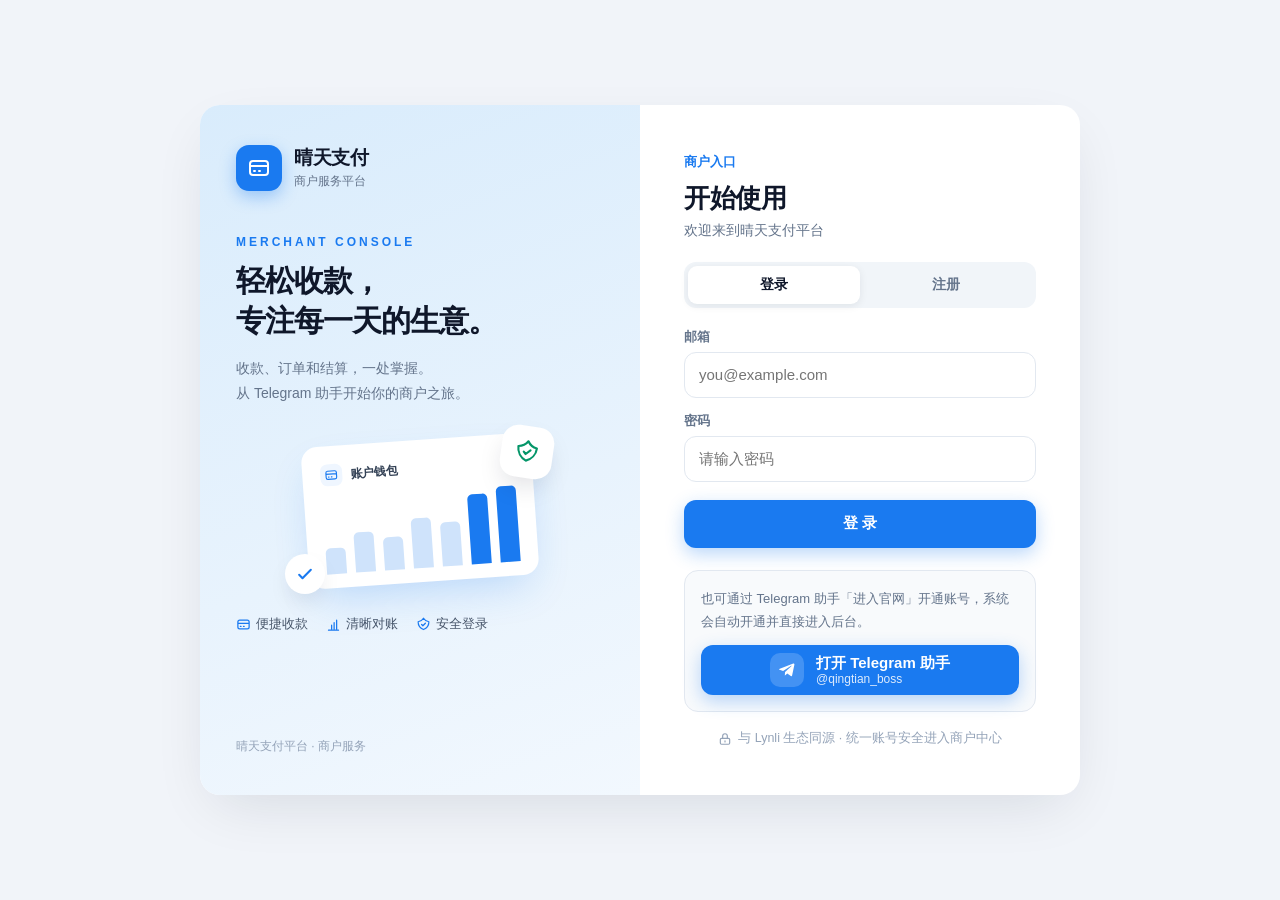
<file: merchant.html>
<!DOCTYPE html>
<html lang="zh-CN">
<head>
  <meta charset="UTF-8">
  <meta name="viewport" content="width=device-width, initial-scale=1.0, maximum-scale=1.0, user-scalable=no">
  <title>商户控制台 - 晴天支付</title>
  <link rel="icon" href="assets/favicon.png">
  <link rel="stylesheet" href="assets/console.css">
</head>
<body>

  <div class="mobile-topbar">
    <div class="left">
      <button class="menu-btn" onclick="lynDrawerOpen(true)" aria-label="打开菜单">☰</button>
      <span>数据看板</span>
    </div>
    <div class="topbar-actions">
      <button class="btn-mini" onclick="lynTestPay()">测试支付</button>
      <button class="btn-exit" onclick="logout()">退出</button>
    </div>
  </div>

  <aside class="lyn-sidebar">
    <div class="lyn-side-head">
      <img src="assets/logo.png" alt="晴天支付">
      <div><h2>晴天支付</h2><p>商户服务平台</p></div>
    </div>
    <div class="lyn-side-body">
      <div class="lyn-group">商户工作台</div>
      <a href="merchant.html" class="lyn-item active"><span class="lyn-ic lyn-ic-blue"><svg fill="none" stroke="currentColor" viewBox="0 0 24 24"><path stroke-linecap="round" stroke-linejoin="round" stroke-width="2" d="M4 6a2 2 0 012-2h2a2 2 0 012 2v2a2 2 0 01-2 2H6a2 2 0 01-2-2V6zM14 6a2 2 0 012-2h2a2 2 0 012 2v2a2 2 0 01-2 2h-2a2 2 0 01-2-2V6zM4 16a2 2 0 012-2h2a2 2 0 012 2v2a2 2 0 01-2 2H6a2 2 0 01-2-2v-2zM14 16a2 2 0 012-2h2a2 2 0 012 2v2a2 2 0 01-2 2h-2a2 2 0 01-2-2v-2z"/></svg></span>数据看板</a>
      <a href="javascript:void(0)" class="lyn-item" onclick="lynTestPay()"><span class="lyn-ic lyn-ic-amber"><svg fill="none" stroke="currentColor" viewBox="0 0 24 24"><path stroke-linecap="round" stroke-linejoin="round" stroke-width="2" d="M13 2L4 14h6l-1 8 9-12h-6z"/></svg></span>发起测试支付</a>
      <a href="api.html" class="lyn-item"><span class="lyn-ic lyn-ic-blue"><svg fill="none" stroke="currentColor" viewBox="0 0 24 24"><path stroke-linecap="round" stroke-linejoin="round" stroke-width="2" d="M15 7a2 2 0 012 2m3-2a5 5 0 01-7.5 4.3L8 16v3H5v-3H2v-3h3l4.7-4.5A5 5 0 1120 7z"/></svg></span>API 信息</a>
      <div class="lyn-group">交易与资金</div>
      <a href="orders.html" class="lyn-item"><span class="lyn-ic lyn-ic-purple"><svg fill="none" stroke="currentColor" viewBox="0 0 24 24"><path stroke-linecap="round" stroke-linejoin="round" stroke-width="2" d="M9 12h6m-6 4h6m2 5H7a2 2 0 01-2-2V5a2 2 0 012-2h5.586a1 1 0 01.707.293l5.414 5.414a1 1 0 01.293.707V19a2 2 0 01-2 2z"/></svg></span>交易流水</a>
      <a href="withdraw.html" class="lyn-item"><span class="lyn-ic lyn-ic-green"><svg fill="none" stroke="currentColor" viewBox="0 0 24 24"><path stroke-linecap="round" stroke-linejoin="round" stroke-width="2" d="M3 10h18M7 15h1m4 0h1m-7 4h12a3 3 0 003-3V8a3 3 0 00-3-3H6a3 3 0 00-3 3v8a3 3 0 003 3z"/></svg></span>提现申请</a>
      <div class="lyn-group">其他</div>
      <a href="index.html" class="lyn-item"><span class="lyn-ic lyn-ic-orange"><svg fill="none" stroke="currentColor" viewBox="0 0 24 24"><path stroke-linecap="round" stroke-linejoin="round" stroke-width="2" d="M3 11l9-8 9 8M5 10v10h14V10"/></svg></span>返回首页</a>
      <a href="docs.html" class="lyn-item"><span class="lyn-ic lyn-ic-orange"><svg fill="none" stroke="currentColor" viewBox="0 0 24 24"><path stroke-linecap="round" stroke-linejoin="round" stroke-width="2" d="M4 4h13l3 3v13H4zM8 9h8M8 13h8M8 17h5"/></svg></span>开发文档</a>
    </div>
    <div class="lyn-side-foot" id="lynSideFoot"><span>未登录</span></div>
  </aside>

  <div class="lyn-mask" id="lynMask" onclick="lynDrawerClose()"></div>

  <div class="lyn-drawer" id="lynDrawer">
    <div class="lyn-drawer-head">
      <div class="lyn-drawer-logo-area">
        <img src="assets/logo.png" alt="晴天支付">
        <div class="lyn-drawer-title"><h2>晴天支付</h2><p>商户服务平台</p></div>
      </div>
      <button class="lyn-drawer-x" onclick="lynDrawerClose()" aria-label="关闭">✕</button>
    </div>
    <div class="lyn-drawer-body">
      <div class="lyn-group">商户工作台</div>
      <a href="merchant.html" class="lyn-item active">
        <span class="lyn-ic lyn-ic-blue"><svg fill="none" stroke="currentColor" viewBox="0 0 24 24"><path stroke-linecap="round" stroke-linejoin="round" stroke-width="2" d="M4 6a2 2 0 012-2h2a2 2 0 012 2v2a2 2 0 01-2 2H6a2 2 0 01-2-2V6zM14 6a2 2 0 012-2h2a2 2 0 012 2v2a2 2 0 01-2 2h-2a2 2 0 01-2-2V6zM4 16a2 2 0 012-2h2a2 2 0 012 2v2a2 2 0 01-2 2H6a2 2 0 01-2-2v-2zM14 16a2 2 0 012-2h2a2 2 0 012 2v2a2 2 0 01-2 2h-2a2 2 0 01-2-2v-2z"/></svg></span>
        数据看板</a>
      <a href="javascript:void(0)" class="lyn-item" onclick="lynTestPay()">
        <span class="lyn-ic lyn-ic-amber"><svg fill="none" stroke="currentColor" viewBox="0 0 24 24"><path stroke-linecap="round" stroke-linejoin="round" stroke-width="2" d="M13 2L4 14h6l-1 8 9-12h-6z"/></svg></span>
        发起测试支付</a>
      <a href="api.html" class="lyn-item">
        <span class="lyn-ic lyn-ic-blue"><svg fill="none" stroke="currentColor" viewBox="0 0 24 24"><path stroke-linecap="round" stroke-linejoin="round" stroke-width="2" d="M15 7a2 2 0 012 2m3-2a5 5 0 01-7.5 4.3L8 16v3H5v-3H2v-3h3l4.7-4.5A5 5 0 1120 7z"/></svg></span>
        API 信息</a>
      <div class="lyn-group">交易与资金</div>
      <a href="orders.html" class="lyn-item">
        <span class="lyn-ic lyn-ic-purple"><svg fill="none" stroke="currentColor" viewBox="0 0 24 24"><path stroke-linecap="round" stroke-linejoin="round" stroke-width="2" d="M9 12h6m-6 4h6m2 5H7a2 2 0 01-2-2V5a2 2 0 012-2h5.586a1 1 0 01.707.293l5.414 5.414a1 1 0 01.293.707V19a2 2 0 01-2 2z"/></svg></span>
        交易流水</a>
      <a href="withdraw.html" class="lyn-item">
        <span class="lyn-ic lyn-ic-green"><svg fill="none" stroke="currentColor" viewBox="0 0 24 24"><path stroke-linecap="round" stroke-linejoin="round" stroke-width="2" d="M3 10h18M7 15h1m4 0h1m-7 4h12a3 3 0 003-3V8a3 3 0 00-3-3H6a3 3 0 00-3 3v8a3 3 0 003 3z"/></svg></span>
        提现申请</a>
      <div class="lyn-group">其他</div>
      <a href="index.html" class="lyn-item">
        <span class="lyn-ic lyn-ic-orange"><svg fill="none" stroke="currentColor" viewBox="0 0 24 24"><path stroke-linecap="round" stroke-linejoin="round" stroke-width="2" d="M3 11l9-8 9 8M5 10v10h14V10"/></svg></span>
        返回首页</a>
      <a href="docs.html" class="lyn-item">
        <span class="lyn-ic lyn-ic-orange"><svg fill="none" stroke="currentColor" viewBox="0 0 24 24"><path stroke-linecap="round" stroke-linejoin="round" stroke-width="2" d="M4 4h13l3 3v13H4zM8 9h8M8 13h8M8 17h5"/></svg></span>
        开发文档</a>
    </div>
    <div class="lyn-drawer-foot" id="lynFoot"><span>未登录</span></div>
  </div>

  <div class="console-main">
    <div style="margin-bottom:24px">
      <h1 class="page-h1">数据看板</h1>
      <p class="page-sub" id="dash-welcome">加载中…</p>
    </div>
    <div class="metrics-grid">
      <div class="metric-card"><div class="metric-title">可提现余额 (CNY)</div><div class="metric-value" id="kpi-balance">-- <span>元</span></div></div>
      <div class="metric-card"><div class="metric-title">今日收入 (已扣费)</div><div class="metric-value green" id="kpi-today-income">-- <span>元</span></div></div>
      <div class="metric-card"><div class="metric-title">今日订单数</div><div class="metric-value" id="kpi-today-orders">-- <span>笔</span></div></div>
      <div class="metric-card"><div class="metric-title">累计流水 (CNY)</div><div class="metric-value" id="kpi-total">-- <span>元</span></div></div>
    </div>
    <div class="chart-card">
      <div class="chart-title">近 7 天收入走势（真实交易流水）</div>
      <div class="chart-bars" id="chart-bars"><div class="empty-tip">加载中…</div></div>
      <div class="chart-x" id="chart-x"></div>
    </div>
    <div class="chart-card">
      <div class="chart-title">最近交易（最新 5 笔）</div>
      <div class="tbl-wrap"><table class="tbl">
        <thead><tr><th>平台单号</th><th>金额</th><th>方式</th><th>状态</th><th>时间</th></tr></thead>
        <tbody id="recent-orders"><tr><td colspan="5" class="empty-tip">加载中…</td></tr></tbody>
      </table></div>
    </div>
  </div>

  <div id="toast"></div>
  <script src="assets/api.js"></script>
  <script>
(function(){
    if (!requireLogin()) return;

    function lynDrawerOpen() {
      document.getElementById('lynDrawer').classList.add('open');
      document.getElementById('lynMask').classList.add('show');
      document.body.classList.add('lyn-locked');
    }
    function lynDrawerClose() {
      document.getElementById('lynDrawer').classList.remove('open');
      document.getElementById('lynMask').classList.remove('show');
      document.body.classList.remove('lyn-locked');
    }
    async function copyKeys() {
      const info = await apiGet("/payplat/merchant/info").catch(() => null);
      const m = info && info.data;
      if (!m || !m.app_id) return toast("商户信息获取失败", true);
      copyText("app_id: " + m.app_id + "\napp_secret: " + m.app_secret);
    }

    (async function load() {
      try {
        const info = await apiGet("/payplat/merchant/info");
        const m = info && info.data;
        if (!m) { location.href = "login.html"; return; }
        if (m.status === 0) { document.getElementById('dash-welcome').textContent = "站点「" + m.site_name + "」入驻审核中，通过后即可收款"; }
        else if (m.status === 2) { document.getElementById('dash-welcome').textContent = "入驻申请未通过：" + (m.reject_reason || "不符合要求"); }
        else {
          document.getElementById('dash-welcome').textContent = "欢迎回来，" + (m.site_name || "商户") + " · 账户状态正常";
        }
        document.getElementById('kpi-balance').innerHTML = money(m.balance) + " <span>元</span>";
        document.getElementById('kpi-total').innerHTML = money(m.total_amount) + " <span>元</span>";
        const footHtml = "<span>" + esc(m.site_name || ("商户 " + m.id)) + "</span><a href='javascript:void(0)' onclick='logout()'>退出登录</a>";
        document.getElementById('lynFoot').innerHTML = footHtml;
        const sf = document.getElementById('lynSideFoot'); if (sf) sf.innerHTML = footHtml;

        const jo = await apiGet("/payplat/merchant/orders");
        const list = (jo && jo.data) || [];
        const dayStart = new Date(new Date().toLocaleDateString("zh-CN")).getTime() / 1000;
        let todayIncome = 0, todayOrders = 0;
        const days = []; // 近 7 天真实收入
        for (let i = 6; i >= 0; i--) {
          const s = dayStart - i * 86400;
          days.push({ start: s, end: s + 86400, income: 0, orders: 0 });
        }
        list.forEach(o => {
          const ts = Number(o.created_at);
          if (o.status >= 1 && ts >= dayStart) { todayIncome += Number(o.amount || 0); todayOrders++; }
          const d = days.find(x => ts >= x.start && ts < x.end);
          if (d && o.status >= 1) { d.income += Number(o.amount || 0); d.orders++; }
        });
        document.getElementById('kpi-today-income').innerHTML = money(todayIncome) + " <span>元</span>";
        document.getElementById('kpi-today-orders').innerHTML = todayOrders + " <span>笔</span>";

        // 真实 7 日趋势图
        const max = Math.max(1, ...days.map(d => d.income));
        const names = ["日", "一", "二", "三", "四", "五", "六"];
        document.getElementById('chart-bars').innerHTML = days.map((d, i) => {
          const h = Math.round(d.income / max * 100);
          return "<div class='bar-col" + (i === 6 ? " active" : "") + "' style='height:" + Math.max(4, h) + "%' title='" +
            new Date(d.start * 1000).toISOString().slice(5, 10) + " ¥" + money(d.income) + " (" + d.orders + " 笔)'></div>";
        }).join("");
        document.getElementById('chart-x').innerHTML = days.map((d, i) => "<span>" + names[new Date(d.start * 1000).getDay()] + "</span>").join("");

        // 最近 5 笔
        const ST = { 0: ["待支付", "warn"], 1: ["已支付", "ok"], 2: ["已结算", "ok"] };
        const recent = list.slice(0, 5);
        document.getElementById('recent-orders').innerHTML = recent.length ? recent.map(o =>
          "<tr><td style='font-family:monospace'>" + esc(o.trade_no) + "</td><td>¥" + money(o.amount) + "</td><td>" +
          (o.method === "usdt" ? "USDT" : "支付宝") + "</td><td><span class='badge " + ((ST[o.status] || [])[1] || "flat") + "'>" +
          ((ST[o.status] || ["未知"])[0]) + "</span></td><td>" + fmtTime(o.created_at) + "</td></tr>").join("")
          : "<tr><td colspan='5' class='empty-tip'>暂无交易，去发起一笔测试支付试试</td></tr>";
      } catch (e) { toast(e.message || e, true); }
    })();
window.lynDrawerOpen = lynDrawerOpen; window.lynDrawerClose = lynDrawerClose;
})();
</script>
</body>
</html>
</file>
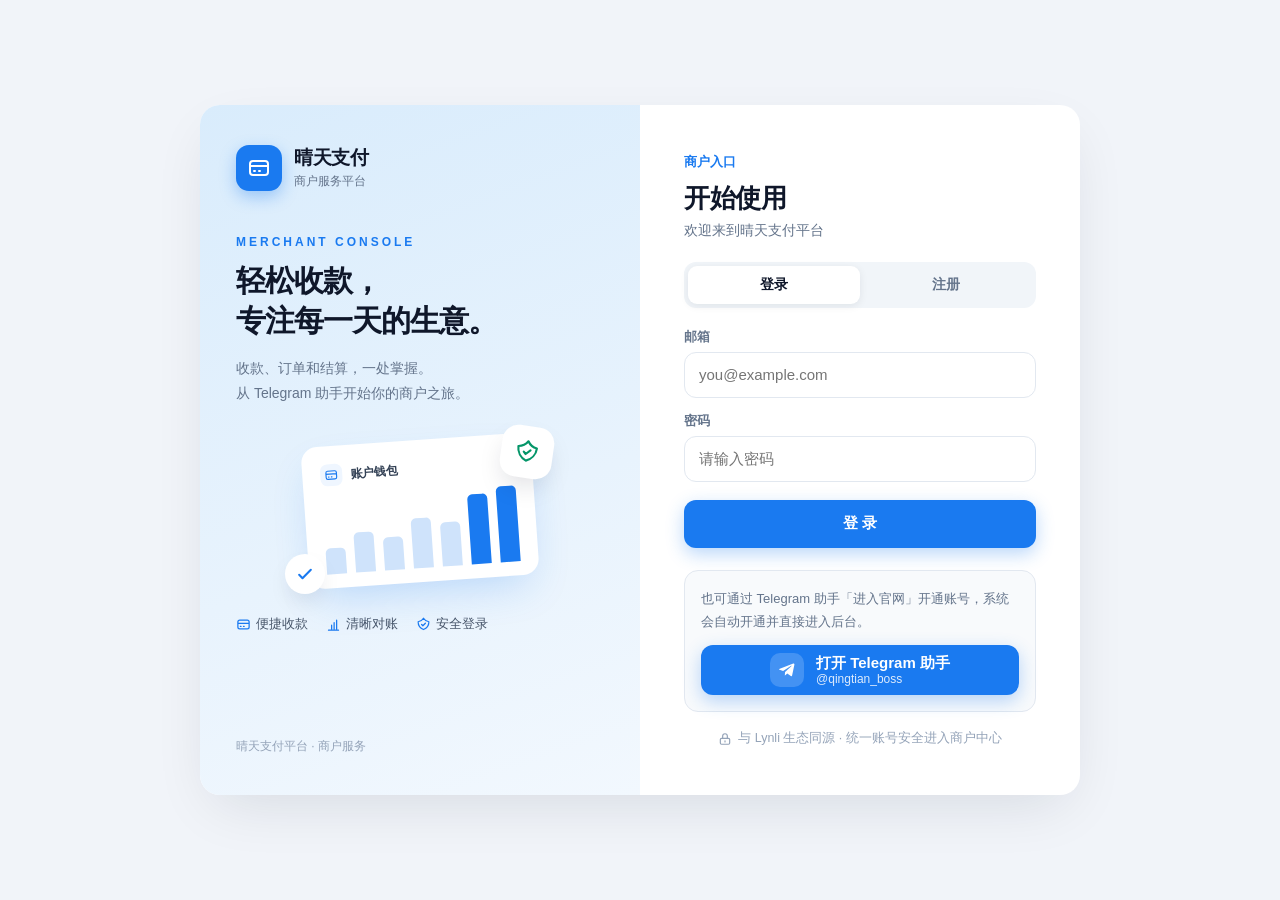
<file: orders.html>
<!DOCTYPE html>
<html lang="zh-CN">
<head>
  <meta charset="UTF-8">
  <meta name="viewport" content="width=device-width, initial-scale=1.0, maximum-scale=1.0, user-scalable=no">
  <title>交易流水 - 晴天支付</title>
  <link rel="icon" href="assets/favicon.png">
  <link rel="stylesheet" href="assets/console.css">
  <style>
    .page-head h1 { font-size: 24px; font-weight: 700; margin-bottom: 4px; }
    .page-head p { color: var(--text-muted); font-size: 14px; margin-bottom: 20px; }
  </style>
</head>
<body>
  <div class="mobile-topbar">
    <div class="left"><button class="menu-btn" onclick="lynDrawerOpen()" aria-label="打开菜单">☰</button><span>交易流水</span></div>
    <a href="merchant.html" style="font-size:13px;color:var(--primary);font-weight:600">看板</a>
  </div>
  <aside class="lyn-sidebar">
    <div class="lyn-side-head">
      <img src="assets/logo.png" alt="晴天支付">
      <div><h2>晴天支付</h2><p>商户服务平台</p></div>
    </div>
    <div class="lyn-side-body">
      <div class="lyn-group">商户工作台</div>
      <a href="merchant.html" class="lyn-item"><span class="lyn-ic lyn-ic-blue"><svg fill="none" stroke="currentColor" viewBox="0 0 24 24"><path stroke-linecap="round" stroke-linejoin="round" stroke-width="2" d="M4 6a2 2 0 012-2h2a2 2 0 012 2v2a2 2 0 01-2 2H6a2 2 0 01-2-2V6zM14 6a2 2 0 012-2h2a2 2 0 012 2v2a2 2 0 01-2 2h-2a2 2 0 01-2-2V6zM4 16a2 2 0 012-2h2a2 2 0 012 2v2a2 2 0 01-2 2H6a2 2 0 01-2-2v-2zM14 16a2 2 0 012-2h2a2 2 0 012 2v2a2 2 0 01-2 2h-2a2 2 0 01-2-2v-2z"/></svg></span>数据看板</a>
      <a href="javascript:void(0)" class="lyn-item" onclick="lynTestPay()"><span class="lyn-ic lyn-ic-amber"><svg fill="none" stroke="currentColor" viewBox="0 0 24 24"><path stroke-linecap="round" stroke-linejoin="round" stroke-width="2" d="M13 2L4 14h6l-1 8 9-12h-6z"/></svg></span>发起测试支付</a>
      <a href="api.html" class="lyn-item"><span class="lyn-ic lyn-ic-blue"><svg fill="none" stroke="currentColor" viewBox="0 0 24 24"><path stroke-linecap="round" stroke-linejoin="round" stroke-width="2" d="M15 7a2 2 0 012 2m3-2a5 5 0 01-7.5 4.3L8 16v3H5v-3H2v-3h3l4.7-4.5A5 5 0 1120 7z"/></svg></span>API 信息</a>
      <div class="lyn-group">交易与资金</div>
      <a href="orders.html" class="lyn-item active"><span class="lyn-ic lyn-ic-purple"><svg fill="none" stroke="currentColor" viewBox="0 0 24 24"><path stroke-linecap="round" stroke-linejoin="round" stroke-width="2" d="M9 12h6m-6 4h6m2 5H7a2 2 0 01-2-2V5a2 2 0 012-2h5.586a1 1 0 01.707.293l5.414 5.414a1 1 0 01.293.707V19a2 2 0 01-2 2z"/></svg></span>交易流水</a>
      <a href="withdraw.html" class="lyn-item"><span class="lyn-ic lyn-ic-green"><svg fill="none" stroke="currentColor" viewBox="0 0 24 24"><path stroke-linecap="round" stroke-linejoin="round" stroke-width="2" d="M3 10h18M7 15h1m4 0h1m-7 4h12a3 3 0 003-3V8a3 3 0 00-3-3H6a3 3 0 00-3 3v8a3 3 0 003 3z"/></svg></span>提现申请</a>
      <div class="lyn-group">其他</div>
      <a href="index.html" class="lyn-item"><span class="lyn-ic lyn-ic-orange"><svg fill="none" stroke="currentColor" viewBox="0 0 24 24"><path stroke-linecap="round" stroke-linejoin="round" stroke-width="2" d="M3 11l9-8 9 8M5 10v10h14V10"/></svg></span>返回首页</a>
      <a href="docs.html" class="lyn-item"><span class="lyn-ic lyn-ic-orange"><svg fill="none" stroke="currentColor" viewBox="0 0 24 24"><path stroke-linecap="round" stroke-linejoin="round" stroke-width="2" d="M4 4h13l3 3v13H4zM8 9h8M8 13h8M8 17h5"/></svg></span>开发文档</a>
    </div>
    <div class="lyn-side-foot" id="lynSideFoot"><span>未登录</span></div>
  </aside>

  <div class="lyn-mask" id="lynMask" onclick="lynDrawerClose()"></div>
  <div class="lyn-drawer" id="lynDrawer">
    <div class="lyn-drawer-head">
      <div class="lyn-drawer-logo-area">
        <img src="assets/logo.png" alt="晴天支付">
        <div class="lyn-drawer-title"><h2>晴天支付</h2><p>商户服务平台</p></div>
      </div>
      <button class="lyn-drawer-x" onclick="lynDrawerClose()" aria-label="关闭">✕</button>
    </div>
    <div class="lyn-drawer-body">
      <div class="lyn-group">商户工作台</div>
      <a href="merchant.html" class="lyn-item"><span class="lyn-ic lyn-ic-blue"><svg fill="none" stroke="currentColor" viewBox="0 0 24 24"><path stroke-linecap="round" stroke-linejoin="round" stroke-width="2" d="M4 6a2 2 0 012-2h2a2 2 0 012 2v2a2 2 0 01-2 2H6a2 2 0 01-2-2V6zM14 6a2 2 0 012-2h2a2 2 0 012 2v2a2 2 0 01-2 2h-2a2 2 0 01-2-2V6zM4 16a2 2 0 012-2h2a2 2 0 012 2v2a2 2 0 01-2 2H6a2 2 0 01-2-2v-2zM14 16a2 2 0 012-2h2a2 2 0 012 2v2a2 2 0 01-2 2h-2a2 2 0 01-2-2v-2z"/></svg></span>数据看板</a>
      <a href="javascript:void(0)" class="lyn-item" onclick="lynTestPay()"><span class="lyn-ic lyn-ic-amber"><svg fill="none" stroke="currentColor" viewBox="0 0 24 24"><path stroke-linecap="round" stroke-linejoin="round" stroke-width="2" d="M13 2L4 14h6l-1 8 9-12h-6z"/></svg></span>发起测试支付</a>
      <div class="lyn-group">交易与资金</div>
      <a href="orders.html" class="lyn-item active"><span class="lyn-ic lyn-ic-purple"><svg fill="none" stroke="currentColor" viewBox="0 0 24 24"><path stroke-linecap="round" stroke-linejoin="round" stroke-width="2" d="M9 12h6m-6 4h6m2 5H7a2 2 0 01-2-2V5a2 2 0 012-2h5.586a1 1 0 01.707.293l5.414 5.414a1 1 0 01.293.707V19a2 2 0 01-2 2z"/></svg></span>交易流水</a>
      <a href="withdraw.html" class="lyn-item"><span class="lyn-ic lyn-ic-green"><svg fill="none" stroke="currentColor" viewBox="0 0 24 24"><path stroke-linecap="round" stroke-linejoin="round" stroke-width="2" d="M3 10h18M7 15h1m4 0h1m-7 4h12a3 3 0 003-3V8a3 3 0 00-3-3H6a3 3 0 00-3 3v8a3 3 0 003 3z"/></svg></span>提现申请</a>
      <div class="lyn-group">其他</div>
      <a href="index.html" class="lyn-item"><span class="lyn-ic lyn-ic-orange"><svg fill="none" stroke="currentColor" viewBox="0 0 24 24"><path stroke-linecap="round" stroke-linejoin="round" stroke-width="2" d="M3 11l9-8 9 8M5 10v10h14V10"/></svg></span>返回首页</a>
      <a href="docs.html" class="lyn-item"><span class="lyn-ic lyn-ic-orange"><svg fill="none" stroke="currentColor" viewBox="0 0 24 24"><path stroke-linecap="round" stroke-linejoin="round" stroke-width="2" d="M4 4h13l3 3v13H4zM8 9h8M8 13h8M8 17h5"/></svg></span>开发文档</a>
    </div>
  </div>

  <div class="console-main">
    <div class="page-head"><h1>交易流水</h1><p>近 100 笔订单 · 左右滑动查看全部字段</p></div>
    <div class="filter-row" id="filters">
      <button class="chip on" data-st="" onclick="filter(this)">全部</button>
      <button class="chip" data-st="0" onclick="filter(this)">待支付</button>
      <button class="chip" data-st="1" onclick="filter(this)">已支付</button>
      <button class="chip" data-st="2" onclick="filter(this)">已结算</button>
    </div>
    <div class="tbl-wrap"><table class="tbl">
      <thead><tr><th>平台单号</th><th>商户单号</th><th>金额</th><th>手续费</th><th>入账</th><th>方式</th><th>状态</th><th>时间</th></tr></thead>
      <tbody id="tbody"><tr><td colspan="8" class="empty-tip">加载中…</td></tr></tbody>
    </table></div>
  </div>

  <div id="toast"></div>
  <script src="assets/api.js"></script>
  <script>
(function(){
    if (!requireLogin()) return;
    let ALL = [];
    const ST = { 0: ["待支付", "warn"], 1: ["已支付", "ok"], 2: ["已结算", "ok"] };
    function lynDrawerOpen() { document.getElementById('lynDrawer').classList.add('open'); document.getElementById('lynMask').classList.add('show'); document.body.style.overflow = 'hidden'; }
    function lynDrawerClose() { document.getElementById('lynDrawer').classList.remove('open'); document.getElementById('lynMask').classList.remove('show'); document.body.style.overflow = ''; }
    function filter(btn) {
      document.querySelectorAll('.chip').forEach(c => c.classList.remove('on'));
      btn.classList.add('on');
      render(btn.dataset.st);
    }
    function render(st) {
      const list = ALL.filter(o => st === "" || String(o.status) === st);
      document.getElementById('tbody').innerHTML = list.length ? list.map(o =>
        "<tr><td><code>" + esc(o.trade_no) + "</code></td><td>" + esc(o.out_trade_no) + "</td>" +
        "<td><b>¥" + money(o.amount) + "</b></td><td>¥" + money(o.fee) + "</td><td>¥" + money(o.credit) + "</td>" +
        "<td>" + (o.method === "usdt" ? "USDT" : "支付宝") + "</td>" +
        "<td><span class='badge " + ((ST[o.status] || [])[1] || "flat") + "'>" + ((ST[o.status] || ["未知"])[0]) + "</span></td>" +
        "<td>" + fmtTime(o.created_at) + "</td></tr>").join("")
        : "<tr><td colspan='8' class='empty-tip'>暂无该状态订单</td></tr>";
    }
    (async function load() {
      try {
        const j = await apiGet("/payplat/merchant/orders");
        ALL = (j && j.data) || [];
        render("");
      } catch (e) { toast(e.message || e, true); document.getElementById('tbody').innerHTML = "<tr><td colspan='8' class='empty-tip'>加载失败</td></tr>"; }
    })();
window.lynDrawerOpen = lynDrawerOpen; window.lynDrawerClose = lynDrawerClose;
})();
</script>
</body>
</html>
</file>
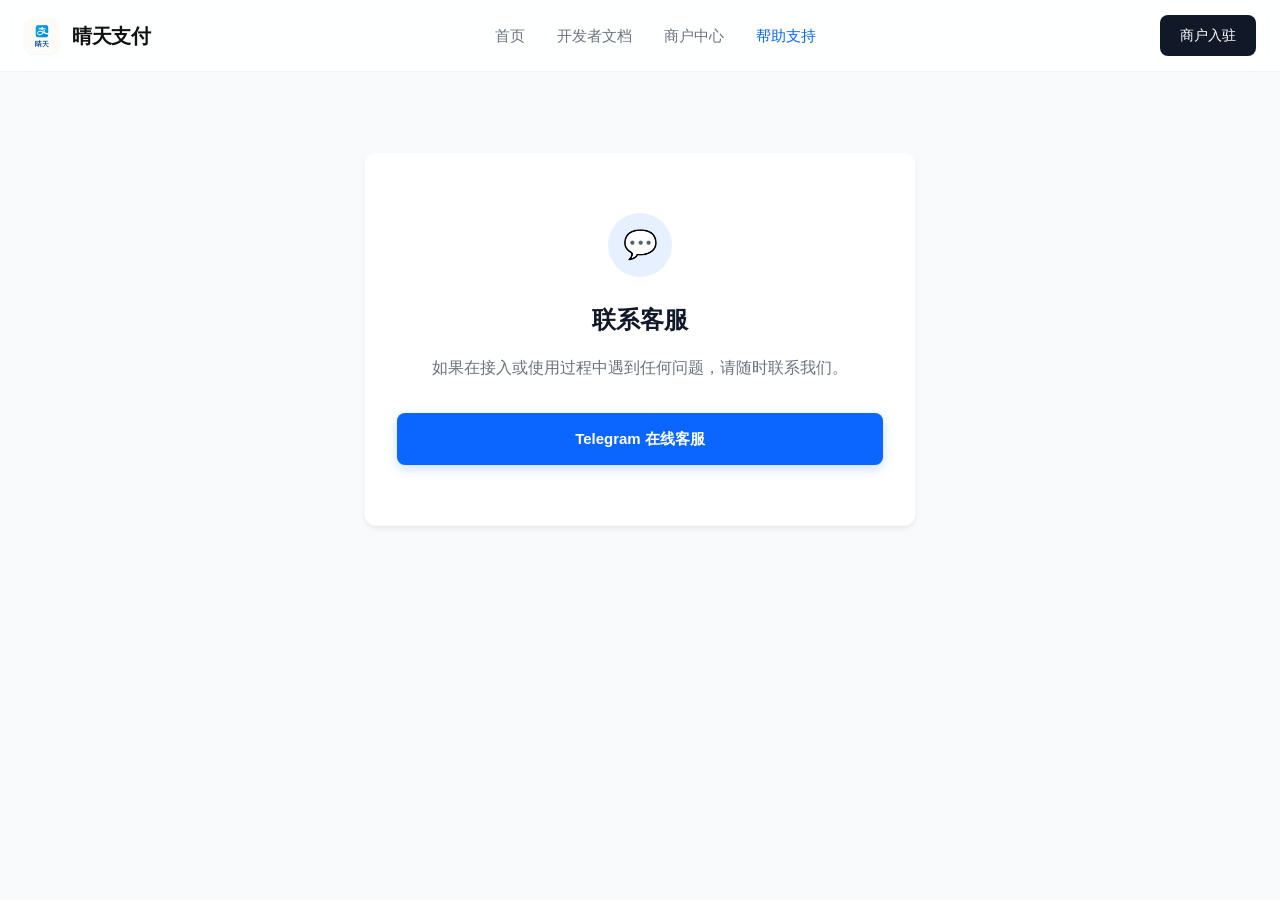
<file: support.html>
<!DOCTYPE html>
<html lang="zh-CN">
<head>
  <meta charset="UTF-8"><meta name="viewport" content="width=device-width, initial-scale=1.0">
  <title>帮助支持 - 晴天支付</title>
  <link rel="icon" href="assets/favicon.png"><link rel="stylesheet" href="assets/style.css">
</head>
<body>
  <div class="header">
    <div class="logo"><img src="assets/logo.png" alt="晴天支付"><div class="logo-text"><h1>晴天支付</h1></div></div>
    <div class="nav-links" id="navLinks"><a href="index.html">首页</a><a href="docs.html">开发者文档</a><a href="merchant.html">商户中心</a><a href="support.html" class="active">帮助支持</a></div>
    <a href="login.html" class="btn-header">商户入驻</a>
    <div class="menu-toggle" onclick="document.getElementById('navLinks').classList.toggle('mobile-show')">☰</div>
  </div>
  <main style="max-width: 600px; margin: 80px auto; padding: 0 24px;">
    <div class="card" style="text-align: center; padding: 60px 32px;">
      <div style="width: 64px; height: 64px; background: var(--primary-light); border-radius: 50%; display: flex; align-items: center; justify-content: center; margin: 0 auto 24px; color: var(--primary); font-size: 28px;">💬</div>
      <h2 style="margin-bottom: 16px; font-size: 24px;">联系客服</h2>
      <p style="color: var(--text-muted); margin-bottom: 32px;">如果在接入或使用过程中遇到任何问题，请随时联系我们。</p>
      <a href="https://t.me/cc1314" target="_blank" class="btn-primary" style="width: 100%; padding: 14px;">Telegram 在线客服</a>
    </div>
  </main>
  <script src="assets/api.js"></script>
</body>
</html>
</file>
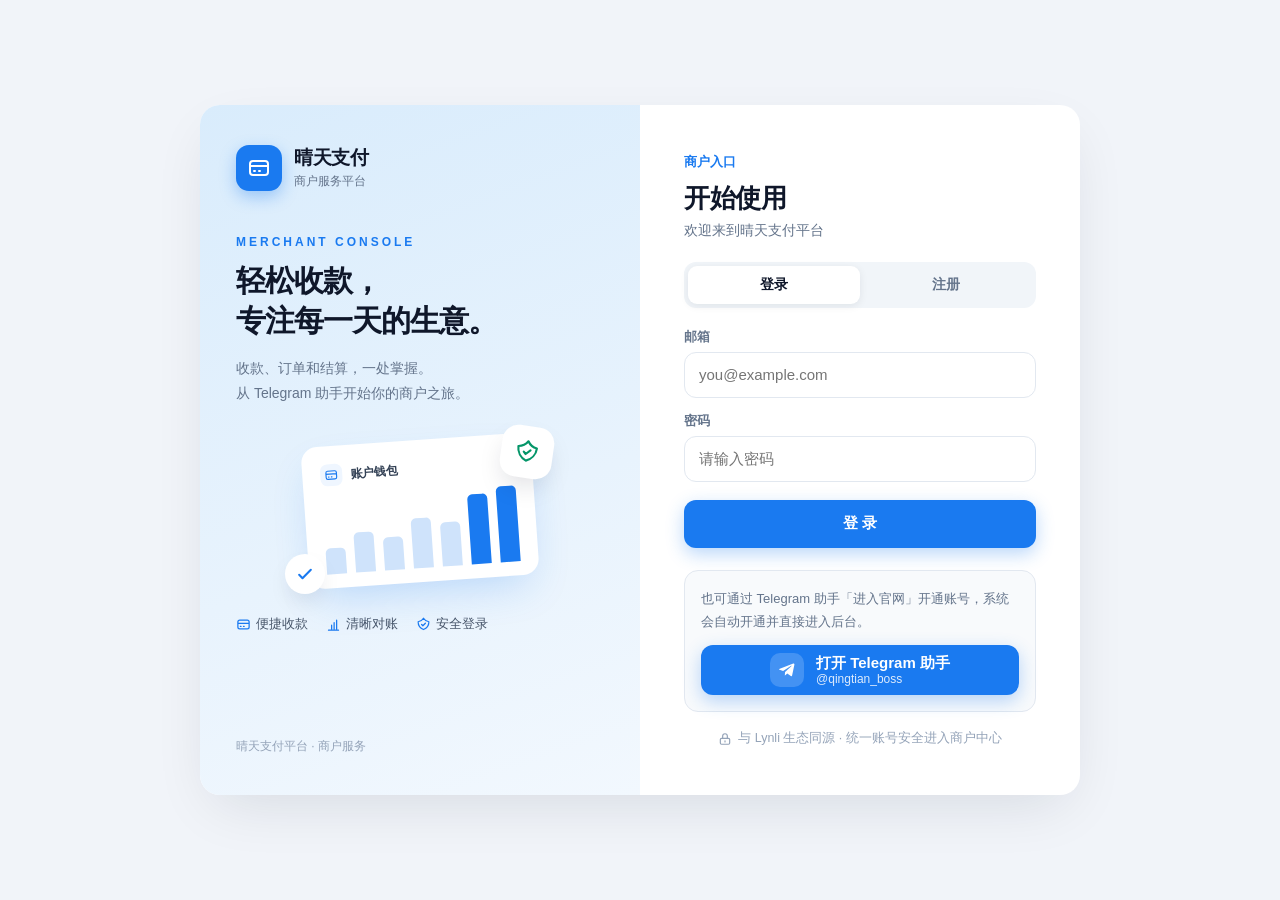
<file: withdraw.html>
<!DOCTYPE html>
<html lang="zh-CN">
<head>
  <meta charset="UTF-8">
  <meta name="viewport" content="width=device-width, initial-scale=1.0, maximum-scale=1.0, user-scalable=no">
  <title>提现申请 - 晴天支付</title>
  <link rel="icon" href="assets/favicon.png">
  <link rel="stylesheet" href="assets/console.css">
  <style>
    .page-head h1 { font-size: 24px; font-weight: 700; margin-bottom: 4px; }
    .page-head p { color: var(--text-muted); font-size: 14px; margin-bottom: 20px; }
    .balance-row { display: flex; align-items: baseline; gap: 8px; margin-bottom: 16px; }
    .balance-row b { font-size: 30px; font-weight: 700; color: var(--primary); letter-spacing: -1px; }
    .balance-row span { font-size: 13px; color: var(--text-muted); }
    .field { margin-bottom: 14px; }
    .field label { display: block; font-size: 13px; font-weight: 600; color: var(--text-muted); margin-bottom: 6px; }
    .field input, .field select { width: 100%; height: 44px; border: 1px solid var(--border); border-radius: 10px; padding: 0 12px; font-size: 15px; outline: none; background: var(--surface); font-family: inherit; color: var(--text-main); transition: border .2s, box-shadow .2s; }
    .field input:focus { border-color: var(--primary); box-shadow: 0 0 0 3px rgba(37,99,235,0.12); }
    .btn-primary { width: 100%; height: 46px; background: var(--primary); color: #fff; border: none; border-radius: 12px; font-size: 15px; font-weight: 600; cursor: pointer; font-family: inherit; box-shadow: 0 4px 14px rgba(37,99,235,0.25); }
    .btn-primary[disabled] { opacity: .5; pointer-events: none; }
  </style>
</head>
<body>
  <div class="mobile-topbar">
    <div class="left"><button class="menu-btn" onclick="lynDrawerOpen()" aria-label="打开菜单">☰</button><span>提现申请</span></div>
    <a href="merchant.html" style="font-size:13px;color:var(--primary);font-weight:600">看板</a>
  </div>
  <aside class="lyn-sidebar">
    <div class="lyn-side-head">
      <img src="assets/logo.png" alt="晴天支付">
      <div><h2>晴天支付</h2><p>商户服务平台</p></div>
    </div>
    <div class="lyn-side-body">
      <div class="lyn-group">商户工作台</div>
      <a href="merchant.html" class="lyn-item"><span class="lyn-ic lyn-ic-blue"><svg fill="none" stroke="currentColor" viewBox="0 0 24 24"><path stroke-linecap="round" stroke-linejoin="round" stroke-width="2" d="M4 6a2 2 0 012-2h2a2 2 0 012 2v2a2 2 0 01-2 2H6a2 2 0 01-2-2V6zM14 6a2 2 0 012-2h2a2 2 0 012 2v2a2 2 0 01-2 2h-2a2 2 0 01-2-2V6zM4 16a2 2 0 012-2h2a2 2 0 012 2v2a2 2 0 01-2 2H6a2 2 0 01-2-2v-2zM14 16a2 2 0 012-2h2a2 2 0 012 2v2a2 2 0 01-2 2h-2a2 2 0 01-2-2v-2z"/></svg></span>数据看板</a>
      <a href="javascript:void(0)" class="lyn-item" onclick="lynTestPay()"><span class="lyn-ic lyn-ic-amber"><svg fill="none" stroke="currentColor" viewBox="0 0 24 24"><path stroke-linecap="round" stroke-linejoin="round" stroke-width="2" d="M13 2L4 14h6l-1 8 9-12h-6z"/></svg></span>发起测试支付</a>
      <a href="api.html" class="lyn-item"><span class="lyn-ic lyn-ic-blue"><svg fill="none" stroke="currentColor" viewBox="0 0 24 24"><path stroke-linecap="round" stroke-linejoin="round" stroke-width="2" d="M15 7a2 2 0 012 2m3-2a5 5 0 01-7.5 4.3L8 16v3H5v-3H2v-3h3l4.7-4.5A5 5 0 1120 7z"/></svg></span>API 信息</a>
      <div class="lyn-group">交易与资金</div>
      <a href="orders.html" class="lyn-item"><span class="lyn-ic lyn-ic-purple"><svg fill="none" stroke="currentColor" viewBox="0 0 24 24"><path stroke-linecap="round" stroke-linejoin="round" stroke-width="2" d="M9 12h6m-6 4h6m2 5H7a2 2 0 01-2-2V5a2 2 0 012-2h5.586a1 1 0 01.707.293l5.414 5.414a1 1 0 01.293.707V19a2 2 0 01-2 2z"/></svg></span>交易流水</a>
      <a href="withdraw.html" class="lyn-item active"><span class="lyn-ic lyn-ic-green"><svg fill="none" stroke="currentColor" viewBox="0 0 24 24"><path stroke-linecap="round" stroke-linejoin="round" stroke-width="2" d="M3 10h18M7 15h1m4 0h1m-7 4h12a3 3 0 003-3V8a3 3 0 00-3-3H6a3 3 0 00-3 3v8a3 3 0 003 3z"/></svg></span>提现申请</a>
      <div class="lyn-group">其他</div>
      <a href="index.html" class="lyn-item"><span class="lyn-ic lyn-ic-orange"><svg fill="none" stroke="currentColor" viewBox="0 0 24 24"><path stroke-linecap="round" stroke-linejoin="round" stroke-width="2" d="M3 11l9-8 9 8M5 10v10h14V10"/></svg></span>返回首页</a>
      <a href="docs.html" class="lyn-item"><span class="lyn-ic lyn-ic-orange"><svg fill="none" stroke="currentColor" viewBox="0 0 24 24"><path stroke-linecap="round" stroke-linejoin="round" stroke-width="2" d="M4 4h13l3 3v13H4zM8 9h8M8 13h8M8 17h5"/></svg></span>开发文档</a>
    </div>
    <div class="lyn-side-foot" id="lynSideFoot"><span>未登录</span></div>
  </aside>

  <div class="lyn-mask" id="lynMask" onclick="lynDrawerClose()"></div>
  <div class="lyn-drawer" id="lynDrawer">
    <div class="lyn-drawer-head">
      <div class="lyn-drawer-logo-area">
        <img src="assets/logo.png" alt="晴天支付">
        <div class="lyn-drawer-title"><h2>晴天支付</h2><p>商户服务平台</p></div>
      </div>
      <button class="lyn-drawer-x" onclick="lynDrawerClose()" aria-label="关闭">✕</button>
    </div>
    <div class="lyn-drawer-body">
      <div class="lyn-group">商户工作台</div>
      <a href="merchant.html" class="lyn-item"><span class="lyn-ic lyn-ic-blue"><svg fill="none" stroke="currentColor" viewBox="0 0 24 24"><path stroke-linecap="round" stroke-linejoin="round" stroke-width="2" d="M4 6a2 2 0 012-2h2a2 2 0 012 2v2a2 2 0 01-2 2H6a2 2 0 01-2-2V6zM14 6a2 2 0 012-2h2a2 2 0 012 2v2a2 2 0 01-2 2h-2a2 2 0 01-2-2V6zM4 16a2 2 0 012-2h2a2 2 0 012 2v2a2 2 0 01-2 2H6a2 2 0 01-2-2v-2zM14 16a2 2 0 012-2h2a2 2 0 012 2v2a2 2 0 01-2 2h-2a2 2 0 01-2-2v-2z"/></svg></span>数据看板</a>
      <a href="javascript:void(0)" class="lyn-item" onclick="lynTestPay()"><span class="lyn-ic lyn-ic-amber"><svg fill="none" stroke="currentColor" viewBox="0 0 24 24"><path stroke-linecap="round" stroke-linejoin="round" stroke-width="2" d="M13 2L4 14h6l-1 8 9-12h-6z"/></svg></span>发起测试支付</a>
      <div class="lyn-group">交易与资金</div>
      <a href="orders.html" class="lyn-item"><span class="lyn-ic lyn-ic-purple"><svg fill="none" stroke="currentColor" viewBox="0 0 24 24"><path stroke-linecap="round" stroke-linejoin="round" stroke-width="2" d="M9 12h6m-6 4h6m2 5H7a2 2 0 01-2-2V5a2 2 0 012-2h5.586a1 1 0 01.707.293l5.414 5.414a1 1 0 01.293.707V19a2 2 0 01-2 2z"/></svg></span>交易流水</a>
      <a href="withdraw.html" class="lyn-item active"><span class="lyn-ic lyn-ic-green"><svg fill="none" stroke="currentColor" viewBox="0 0 24 24"><path stroke-linecap="round" stroke-linejoin="round" stroke-width="2" d="M3 10h18M7 15h1m4 0h1m-7 4h12a3 3 0 003-3V8a3 3 0 00-3-3H6a3 3 0 00-3 3v8a3 3 0 003 3z"/></svg></span>提现申请</a>
      <div class="lyn-group">其他</div>
      <a href="index.html" class="lyn-item"><span class="lyn-ic lyn-ic-orange"><svg fill="none" stroke="currentColor" viewBox="0 0 24 24"><path stroke-linecap="round" stroke-linejoin="round" stroke-width="2" d="M3 11l9-8 9 8M5 10v10h14V10"/></svg></span>返回首页</a>
      <a href="docs.html" class="lyn-item"><span class="lyn-ic lyn-ic-orange"><svg fill="none" stroke="currentColor" viewBox="0 0 24 24"><path stroke-linecap="round" stroke-linejoin="round" stroke-width="2" d="M4 4h13l3 3v13H4zM8 9h8M8 13h8M8 17h5"/></svg></span>开发文档</a>
    </div>
  </div>

  <div class="console-main">
    <div class="page-head"><h1>提现申请</h1><p>T+0 · 平台审核打款 · 最低 1 元</p></div>
    <div class="card">
      <div class="balance-row"><b id="wd-balance">--</b><span>可提现余额（元）</span></div>
      <div class="field"><label>提现金额（元）</label><input id="wd-amt" type="number" min="1" step="0.01" placeholder="如 100.00" inputmode="decimal"></div>
      <div class="field"><label>结算方式</label>
        <select id="wd-type" onchange="onTypeChange()">
          <option value="alipay">支付宝（人民币打款）</option>
          <option value="usdt">USDT · TRC20（数字货币结算）</option>
        </select>
      </div>
      <div class="field"><label id="wd-acc-label">收款账号（支付宝账号）</label><input id="wd-acc" placeholder="用于接收打款的支付宝账号"></div>
      <button class="btn-primary" id="wd-btn" onclick="doWithdraw()">提交提现申请</button>
    </div>
    <div class="card">
      <div style="font-size:15px;font-weight:600;margin-bottom:16px">提现记录</div>
      <div class="tbl-wrap"><table class="tbl">
        <thead><tr><th>ID</th><th>金额</th><th>结算方式</th><th>收款账号</th><th>状态</th><th>备注</th><th>时间</th></tr></thead>
        <tbody id="tbody"><tr><td colspan="7" class="empty-tip">加载中…</td></tr></tbody>
      </table></div>
    </div>
  </div>

  <div id="toast"></div>
  <script src="assets/api.js"></script>
  <script>
(function(){
    if (!requireLogin()) return;
    function lynDrawerOpen() { document.getElementById('lynDrawer').classList.add('open'); document.getElementById('lynMask').classList.add('show'); document.body.style.overflow = 'hidden'; }
    function lynDrawerClose() { document.getElementById('lynDrawer').classList.remove('open'); document.getElementById('lynMask').classList.remove('show'); document.body.style.overflow = ''; }
    async function load() {
      try {
        const jm = await apiGet("/payplat/merchant/info");
        document.getElementById('wd-balance').textContent = money(jm.data && jm.data.balance);
        const jw = await apiGet("/payplat/merchant/withdrawals");
        const list = (jw && jw.data) || [];
        const ST = { 0: ["待审核", "warn"], 1: ["已打款", "ok"], 2: ["已拒绝", "flat"] };
        document.getElementById('tbody').innerHTML = list.length ? list.map(w =>
          "<tr><td>#" + w.id + "</td><td><b>¥" + money(w.amount) + "</b></td><td>" + (w.account_type === "usdt" ? "USDT·TRC20" : "支付宝") + "</td><td>" + esc(w.account) + "</td>" +
          "<td><span class='badge " + ((ST[w.status] || [])[1] || "flat") + "'>" + ((ST[w.status] || ["未知"])[0]) + "</span></td>" +
          "<td>" + esc(w.remark || "-") + "</td><td>" + fmtTime(w.created_at) + "</td></tr>").join("")
          : "<tr><td colspan='7' class='empty-tip'>暂无提现记录</td></tr>";
      } catch (e) { toast(e.message || e, true); }
    }
    function onTypeChange() {
      const t = document.getElementById('wd-type').value;
      document.getElementById('wd-acc-label').textContent = t === "usdt" ? "USDT 收款地址（TRC20）" : "收款账号（支付宝账号）";
      document.getElementById('wd-acc').placeholder = t === "usdt" ? "以 T 开头的 TRC20 钱包地址" : "用于接收打款的支付宝账号";
    }
    async function doWithdraw() {
      const amount = parseFloat(document.getElementById('wd-amt').value);
      const account = document.getElementById('wd-acc').value.trim();
      const accountType = document.getElementById('wd-type').value;
      if (!(amount >= 1)) return toast("请输入有效金额（最低 1 元）", true);
      if (!account) return toast("请输入收款账号", true);
      const btn = document.getElementById('wd-btn'); btn.disabled = true;
      try {
        const headers = { "Content-Type": "application/json", "Authorization": "Bearer " + getToken() };
        const res = await fetch(API_BASE + "/payplat/merchant/withdraw", { method: "POST", headers, body: JSON.stringify({ amount, account, account_type: accountType }) });
        const j = await res.json().catch(() => null);
        if (!res.ok) throw new Error((j && (j.message || j.msg)) || "提交失败");
        toast("提现申请已提交，等待审核");
        document.getElementById('wd-amt').value = "";
        load();
      } catch (e) { toast(e.message || e, true); }
      btn.disabled = false;
    }
    load();
window.lynDrawerOpen = lynDrawerOpen; window.lynDrawerClose = lynDrawerClose;
})();
</script>
</body>
</html>
</file>
<file: assets/console.css>
/* ================= 晴天支付 · 商户控制台共享样式（lyn- 命名空间） ================= */
:root {
  --primary: #2563eb; --primary-light: #eff6ff;
  --bg: #f8fafc; --surface: #ffffff;
  --text-main: #0f172a; --text-muted: #64748b; --border: #e2e8f0;
  --shadow-sm: 0 1px 2px 0 rgb(0 0 0 / 0.05);
  --shadow-drawer: 10px 0 30px -5px rgba(0, 0, 0, 0.1), 4px 0 10px -4px rgba(0, 0, 0, 0.05);
}
* { box-sizing: border-box; margin: 0; padding: 0; -webkit-tap-highlight-color: transparent; }
body { font-family: -apple-system, BlinkMacSystemFont, "Inter", "PingFang SC", sans-serif; background: var(--bg); color: var(--text-main); }
a { text-decoration: none; color: inherit; }

/* ---------- 移动端顶栏 ---------- */
.mobile-topbar {
  display: none; align-items: center; justify-content: space-between;
  height: 64px; background: var(--surface); padding: 0 16px;
  border-bottom: 1px solid var(--border); position: sticky; top: 0; z-index: 90;
}
.mobile-topbar .left { display: flex; align-items: center; gap: 12px; font-weight: 600; font-size: 17px; }
.menu-btn { font-size: 24px; cursor: pointer; padding: 8px; border-radius: 8px; transition: background 0.2s; background: none; border: none; color: var(--text-main); font-family: inherit; }
.menu-btn:active { background: var(--bg); }
.topbar-actions { display: flex; gap: 8px; align-items: center; }
.btn-mini { background: var(--primary); color: #fff; border: none; border-radius: 8px; padding: 8px 14px; font-size: 13px; font-weight: 600; cursor: pointer; font-family: inherit; }
.btn-exit { background: var(--bg); color: var(--text-muted); border: none; border-radius: 8px; padding: 8px 12px; font-size: 13px; cursor: pointer; font-family: inherit; }

/* ---------- 毛玻璃遮罩 ---------- */
.lyn-mask {
  position: fixed; inset: 0;
  background: rgba(15, 23, 42, 0.4);
  -webkit-backdrop-filter: blur(8px); backdrop-filter: blur(8px);
  z-index: 9998; opacity: 0; pointer-events: none;
  transition: opacity 0.4s cubic-bezier(0.32, 0.72, 0, 1);
}
.lyn-mask.show { opacity: 1; pointer-events: auto; }

/* ---------- 移动端抽屉（仅 transform + 阻尼回弹） ---------- */
.lyn-drawer {
  position: fixed; top: 0; bottom: 0; left: 0;
  width: 85%; max-width: 320px; background: var(--surface); z-index: 9999;
  display: flex; flex-direction: column; border-radius: 0 24px 24px 0;
  box-shadow: var(--shadow-drawer);
  transform: translateX(-100%); will-change: transform;
  transition: transform 0.45s cubic-bezier(0.32, 0.72, 0, 1);
}
.lyn-drawer.open { transform: translateX(0); }
.lyn-drawer-head { display: flex; align-items: center; justify-content: space-between; padding: 24px 20px 20px; }
.lyn-drawer-logo-area { display: flex; align-items: center; gap: 14px; }
.lyn-drawer-logo-area img { width: 48px; height: 48px; border-radius: 14px; box-shadow: 0 4px 12px rgba(37,99,235,0.2); }
.lyn-drawer-title h2 { margin: 0; font-size: 19px; font-weight: 700; letter-spacing: -0.5px; }
.lyn-drawer-title p { margin: 4px 0 0; font-size: 13px; color: var(--text-muted); }
.lyn-drawer-x {
  width: 36px; height: 36px; border-radius: 50%; background: var(--bg); border: none;
  display: flex; align-items: center; justify-content: center; font-size: 18px;
  color: var(--text-muted); cursor: pointer; transition: transform 0.2s; font-family: inherit;
}
.lyn-drawer-x:active { transform: scale(0.9); }
.lyn-drawer-body { flex: 1; overflow-y: auto; -webkit-overflow-scrolling: touch; padding: 8px 16px 24px; scrollbar-width: none; }
.lyn-drawer-body::-webkit-scrollbar { display: none; }
.lyn-group { font-size: 12px; color: #94a3b8; margin: 24px 12px 8px; font-weight: 600; letter-spacing: 1px; }
.lyn-item {
  display: flex; align-items: center; gap: 8px;
  padding: 8px; margin-bottom: 8px; border-radius: 14px;
  font-size: 15px; color: #334155; font-weight: 500; transition: all 0.2s ease;
}
.lyn-item:active { background: var(--bg); transform: scale(0.98); }
.lyn-item.active { background: var(--primary-light); color: var(--primary); font-weight: 600; }
.lyn-ic { width: 36px; height: 36px; border-radius: 10px; display: flex; align-items: center; justify-content: center; flex-shrink: 0; }
.lyn-ic svg { width: 20px; height: 20px; }
.lyn-ic-blue { background: #eff6ff; color: #2563eb; }
.lyn-ic-green { background: #ecfdf5; color: #059669; }
.lyn-ic-purple { background: #f5f3ff; color: #7c3aed; }
.lyn-ic-amber { background: #fffbeb; color: #d97706; }
.lyn-ic-orange { background: #fff7ed; color: #ea580c; }
.lyn-drawer-foot, .lyn-side-foot {
  padding: 16px 20px; border-top: 1px solid var(--border);
  display: flex; align-items: center; justify-content: space-between; font-size: 13px; color: var(--text-muted);
}
.lyn-drawer-foot a, .lyn-side-foot a { color: var(--primary); font-weight: 600; }
body.lyn-locked { overflow: hidden; }

/* ---------- PC 左侧边栏（≥1024px 常驻） ---------- */
.lyn-sidebar { display: none; }
@media (min-width: 1024px) {
  .lyn-sidebar {
    display: flex; flex-direction: column; position: fixed; top: 0; bottom: 0; left: 0;
    width: 248px; background: var(--surface); border-right: 1px solid var(--border); z-index: 80;
  }
  .lyn-side-head { display: flex; align-items: center; gap: 12px; padding: 22px 20px 18px; }
  .lyn-side-head img { width: 42px; height: 42px; border-radius: 12px; box-shadow: 0 4px 12px rgba(37,99,235,0.18); }
  .lyn-side-head h2 { font-size: 17px; font-weight: 700; letter-spacing: -0.3px; }
  .lyn-side-head p { font-size: 12px; color: var(--text-muted); margin-top: 2px; }
  .lyn-side-body { flex: 1; overflow-y: auto; padding: 4px 14px 16px; }
  .lyn-side-foot { border-top: 1px solid var(--border); }
  .console-main { margin-left: 248px; }
  .mobile-topbar { display: none !important; }
  .lyn-drawer, .lyn-mask { display: none !important; }
}
@media (max-width: 1023px) { .mobile-topbar { display: flex; } }
@media (prefers-reduced-motion: reduce) { .lyn-drawer, .lyn-mask { transition: none; } }

/* ---------- 控制台内容通用 ---------- */
.console-main { padding: 24px 20px; max-width: 900px; }
.console-main .page-h1 { font-size: 24px; font-weight: 700; margin-bottom: 4px; }
.console-main .page-sub { color: var(--text-muted); font-size: 14px; }
@media (min-width: 1024px) { .console-main { padding: 40px 44px; } }

.card { background: var(--surface); border-radius: 16px; padding: 20px; box-shadow: var(--shadow-sm); border: 1px solid var(--border); margin-bottom: 20px; }
.card-title { font-size: 15px; font-weight: 600; margin-bottom: 16px; }
.tbl-wrap { overflow-x: auto; -webkit-overflow-scrolling: touch; border: 1px solid var(--border); border-radius: 12px; background: var(--surface); }
.tbl { width: 100%; border-collapse: collapse; font-size: 13px; }
.tbl th, .tbl td { padding: 10px 12px; text-align: left; border-bottom: 1px solid var(--border); white-space: nowrap; }
.tbl th { background: var(--bg); color: var(--text-muted); font-weight: 600; }
.badge { display: inline-block; font-size: 11px; font-weight: 700; padding: 2px 8px; border-radius: 999px; }
.badge.ok { background: #ecfdf5; color: #059669; }
.badge.warn { background: #fffbeb; color: #d97706; }
.badge.flat { background: #f1f5f9; color: #64748b; }
.empty-tip { text-align: center; color: var(--text-muted); font-size: 13px; padding: 32px 0; }

/* ---------- 表单 ---------- */
.fld { margin-bottom: 14px; }
.fld label { display: block; font-size: 13px; color: var(--text-muted); font-weight: 600; margin-bottom: 6px; }
.fld input, .fld select {
  width: 100%; height: 44px; border: 1px solid var(--border); border-radius: 10px;
  padding: 0 12px; font-size: 15px; font-family: inherit; background: var(--surface); color: var(--text-main);
  transition: border 0.2s, box-shadow 0.2s; outline: none;
}
.fld input:focus { border-color: var(--primary); box-shadow: 0 0 0 3px rgba(37,99,235,0.12); }
.btn-pri {
  width: 100%; height: 46px; border: none; border-radius: 12px; background: var(--primary);
  color: #fff; font-size: 15px; font-weight: 600; cursor: pointer; font-family: inherit;
  transition: transform 0.15s, box-shadow 0.2s; box-shadow: 0 4px 14px rgba(37,99,235,0.25);
}
.btn-pri:active { transform: scale(0.98); }
.btn-ghost { background: var(--bg); color: var(--text-muted); border: 1px solid var(--border); border-radius: 10px; padding: 10px 14px; font-size: 13px; cursor: pointer; font-family: inherit; }

/* ---------- API 密钥展示 ---------- */
.key-row { display: flex; align-items: center; gap: 10px; padding: 12px 14px; background: var(--bg); border-radius: 12px; margin-bottom: 10px; }
.key-row .k-label { font-size: 12px; color: var(--text-muted); font-weight: 600; }
.key-row .k-val { font-family: ui-monospace, SFMono-Regular, Menlo, monospace; font-size: 13px; word-break: break-all; flex: 1; }
.copy-btn { background: var(--primary-light); color: var(--primary); border: none; border-radius: 8px; padding: 7px 12px; font-size: 12px; font-weight: 600; cursor: pointer; font-family: inherit; flex-shrink: 0; }
.copy-btn:active { transform: scale(0.95); }

/* ---------- Toast ---------- */
#toast {
  position: fixed; left: 50%; bottom: 40px; transform: translateX(-50%) translateY(20px);
  background: #0f172a; color: #fff; padding: 12px 20px; border-radius: 12px;
  font-size: 14px; opacity: 0; pointer-events: none; transition: all 0.3s cubic-bezier(0.32, 0.72, 0, 1);
  z-index: 10000; max-width: 86vw; text-align: center;
}
#toast.show { opacity: 1; transform: translateX(-50%) translateY(0); }
#toast.err { background: #dc2626; }

/* ---------- 看板指标 ---------- */
.metrics-grid { display: grid; grid-template-columns: repeat(2, 1fr); gap: 16px; margin-bottom: 20px; }
.metric-card { background: var(--surface); border-radius: 16px; padding: 20px; box-shadow: var(--shadow-sm); border: 1px solid var(--border); }
.metric-title { font-size: 13px; color: var(--text-muted); margin-bottom: 8px; font-weight: 500; }
.metric-value { font-size: 26px; font-weight: 700; display: flex; align-items: baseline; gap: 4px; letter-spacing: -1px; }
.metric-value span { font-size: 14px; font-weight: 500; color: var(--text-muted); }
.green { color: #059669; }
@media (min-width: 1024px) { .metrics-grid { grid-template-columns: repeat(4, 1fr); } }

/* ---------- 图表 ---------- */
.chart-bars { display: flex; align-items: flex-end; height: 100px; gap: 8px; }
.bar-col { flex: 1; background: var(--primary-light); border-radius: 4px 4px 0 0; min-height: 4px; position: relative; transition: height 1s cubic-bezier(0.32, 0.72, 0, 1); }
.bar-col.active { background: var(--primary); }
.chart-x { display: flex; gap: 8px; margin-top: 10px; }
.chart-x span { flex: 1; text-align: center; font-size: 10px; color: var(--text-muted); }

/* ---------- 筛选 chips ---------- */
.chips { display: flex; gap: 8px; margin-bottom: 16px; flex-wrap: wrap; }
.chip { padding: 8px 16px; border-radius: 999px; background: var(--surface); border: 1px solid var(--border); font-size: 13px; color: var(--text-muted); cursor: pointer; font-family: inherit; font-weight: 500; }
.chip.on { background: var(--primary); border-color: var(--primary); color: #fff; }
</file>
<file: assets/style.css>
:root {
  --primary: #0a66ff;
  --primary-hover: #004ecc;
  --primary-light: #e6f0ff;
  --text-main: #111827;
  --text-muted: #6b7280;
  --bg-color: #f8fafc;
  --card-bg: #ffffff;
  --border-color: #e5e7eb;
  --shadow-sm: 0 1px 2px 0 rgba(0, 0, 0, 0.05);
  --shadow-md: 0 4px 6px -1px rgba(0, 0, 0, 0.05), 0 2px 4px -1px rgba(0, 0, 0, 0.03);
  --shadow-lg: 0 10px 25px -3px rgba(0, 0, 0, 0.05), 0 4px 6px -2px rgba(0, 0, 0, 0.025);
  --radius: 12px;
}
* { box-sizing: border-box; margin: 0; padding: 0; }
body { font-family: -apple-system, BlinkMacSystemFont, "PingFang SC", "Helvetica Neue", Arial, sans-serif; background-color: var(--bg-color); color: var(--text-main); line-height: 1.6; -webkit-font-smoothing: antialiased; }
a { color: var(--primary); text-decoration: none; transition: color 0.2s; }

/* 导航栏 */
.header { position: sticky; top: 0; z-index: 1000; display: flex; justify-content: space-between; align-items: center; height: 72px; padding: 0 24px; background: rgba(255, 255, 255, 0.85); backdrop-filter: blur(12px); -webkit-backdrop-filter: blur(12px); border-bottom: 1px solid rgba(0,0,0,0.05); }
.logo { display: flex; align-items: center; gap: 12px; }
.logo img { width: 36px; height: 36px; border-radius: 10px; box-shadow: var(--shadow-sm); }
.logo-text h1 { font-size: 20px; font-weight: 700; letter-spacing: -0.5px; color: #111; }
.nav-links { display: flex; gap: 32px; }
.nav-links a { color: var(--text-muted); font-size: 15px; font-weight: 500; }
.nav-links a:hover, .nav-links a.active { color: var(--primary); }
.btn-header { background: var(--text-main); color: #fff; padding: 9px 20px; border-radius: 8px; font-size: 14px; font-weight: 500; transition: background 0.2s; }
.btn-header:hover { background: #000; }
.menu-toggle { display: none; font-size: 24px; cursor: pointer; color: var(--text-main); }

/* 按钮体系 */
.btn-primary { display: inline-block; text-align: center; background: var(--primary); color: #fff; padding: 12px 24px; border-radius: 8px; font-size: 15px; font-weight: 600; border: none; cursor: pointer; transition: all 0.2s ease; box-shadow: 0 4px 12px rgba(10, 102, 255, 0.2); }
.btn-primary:hover { background: var(--primary-hover); transform: translateY(-1px); box-shadow: 0 6px 16px rgba(10, 102, 255, 0.3); }
.btn-outline { background: transparent; color: var(--primary); border: 1px solid var(--primary); padding: 12px 24px; border-radius: 8px; font-size: 15px; font-weight: 600; cursor: pointer; }

/* 卡片与表单 */
.card { background: var(--card-bg); border-radius: var(--radius); padding: 32px; box-shadow: var(--shadow-md); border: 1px solid rgba(0,0,0,0.02); }
.form-group { margin-bottom: 20px; }
.form-group label { display: block; font-size: 14px; font-weight: 500; margin-bottom: 8px; color: var(--text-main); }
input { width: 100%; padding: 14px 16px; border: 1px solid var(--border-color); border-radius: 8px; font-size: 15px; outline: none; background: #f9fafb; transition: all 0.2s; }
input:focus { border-color: var(--primary); background: #fff; box-shadow: 0 0 0 3px var(--primary-light); }

/* 商户中心 */
.dashboard { display: flex; max-width: 1200px; margin: 30px auto; background: var(--card-bg); border-radius: var(--radius); overflow: hidden; box-shadow: var(--shadow-lg); border: 1px solid var(--border-color); min-height: calc(100vh - 140px); }
.sidebar { width: 260px; background: #f8fafc; border-right: 1px solid var(--border-color); padding: 24px 16px; flex-shrink: 0; }
.menu-title { font-size: 12px; font-weight: 600; color: #9ca3af; text-transform: uppercase; letter-spacing: 0.5px; padding: 12px; margin-top: 12px; }
.menu-item { padding: 12px 16px; font-size: 14px; font-weight: 500; cursor: pointer; color: var(--text-muted); border-radius: 8px; transition: all 0.2s; margin-bottom: 4px; }
.menu-item:hover { background: #e2e8f0; color: var(--text-main); }
.menu-item.active { background: var(--primary-light); color: var(--primary); }
.main-content { flex: 1; padding: 40px; overflow-y: auto; }

/* 文档代码块 */
pre { background: #1e293b; color: #e2e8f0; padding: 20px; border-radius: 8px; overflow-x: auto; font-family: ui-monospace, SFMono-Regular, Menlo, Monaco, Consolas, monospace; font-size: 14px; line-height: 1.5; margin: 20px 0; }

/* 移动端适配 */
@media (max-width: 768px) {
  .nav-links, .btn-header { display: none; }
  .menu-toggle { display: block; }
  .header { padding: 0 16px; }
  
  
  .dashboard { flex-direction: column; margin: 0; border-radius: 0; border: none; min-height: 100vh; }
  .sidebar { position: fixed; left: -300px; top: 0; bottom: 0; width: 260px; z-index: 1000; transition: left 0.3s cubic-bezier(0.4, 0, 0.2, 1); box-shadow: 2px 0 20px rgba(0,0,0,0.1); background: #fff; }
  .sidebar.open { left: 0; }
  .main-content { padding: 24px 16px; }
  .mobile-header { display: flex; align-items: center; gap: 16px; margin-bottom: 24px; }
  .overlay { display: none; position: fixed; inset: 0; background: rgba(0,0,0,0.4); backdrop-filter: blur(4px); z-index: 999; opacity: 0; transition: opacity 0.3s; }
  .overlay.show { display: block; opacity: 1; }
  .card { padding: 24px; }
}
@media (min-width: 769px) {
  .mobile-header, .overlay { display: none; }
}

/* 覆盖之前的抽屉卡片，改为全屏下拉 */
@media (max-width: 768px) {
  
  
}


@media (max-width: 768px) {
  .nav-links, .btn-header { display: none; }
  .menu-toggle { display: block; cursor: pointer; padding: 8px; }
  .header { padding: 0 16px; position: sticky; top: 0; z-index: 1000; background: #fff; }
  
  /* 全屏下拉菜单，纯白背景，绝对不透明 */
  .nav-links.mobile-show {
    display: flex !important;
    flex-direction: column;
    position: fixed !important;
    top: 64px !important;  /* 紧贴头部 */
    left: 0 !important;
    right: 0 !important;
    bottom: 0 !important;
    background: #ffffff !important;
    z-index: 9999 !important;
    padding: 20px 24px !important;
    margin: 0 !important;
    border-top: 1px solid #eee;
    box-sizing: border-box;
  }
  
  .nav-links.mobile-show a {
    display: block;
    width: 100%;
    font-size: 18px !important;
    padding: 20px 0 !important;
    border-bottom: 1px solid #f0f0f0 !important;
    color: #333 !important;
    text-align: left !important;
    background: transparent !important;
  }
}
</file>
